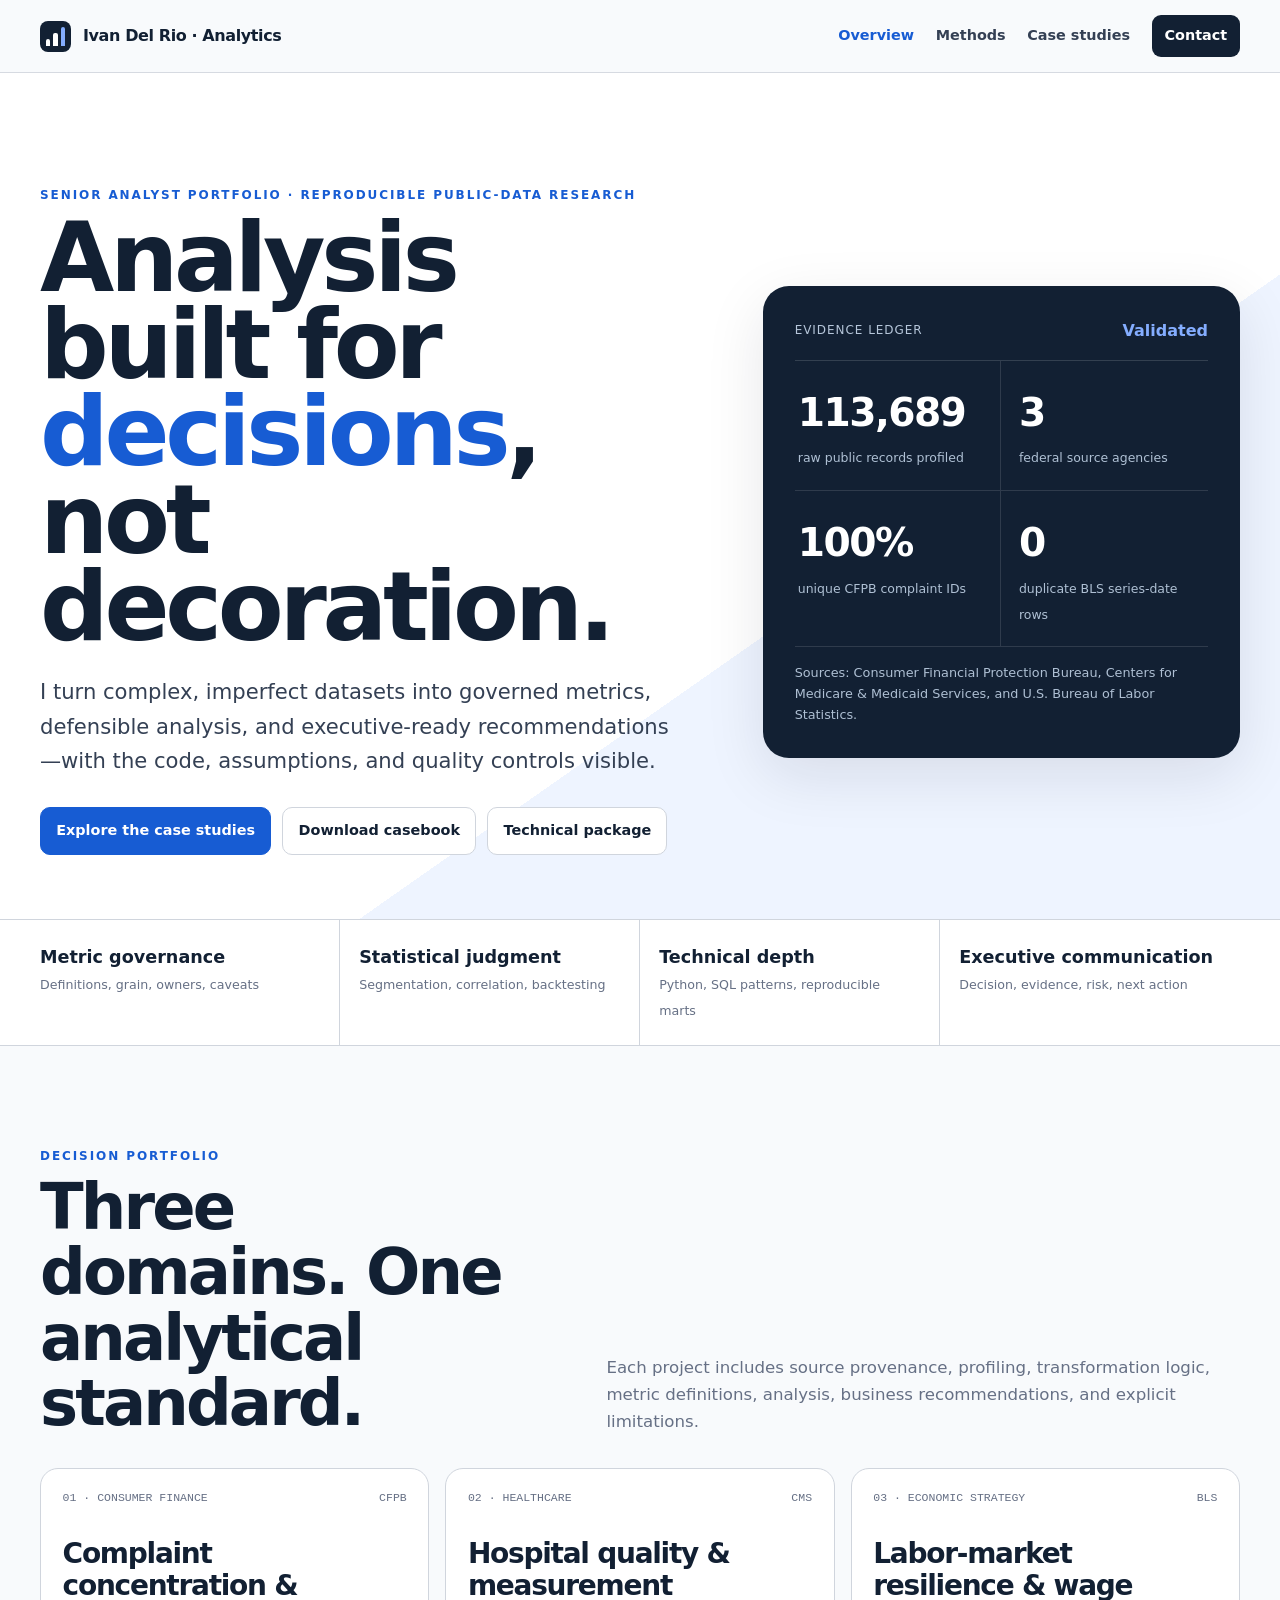
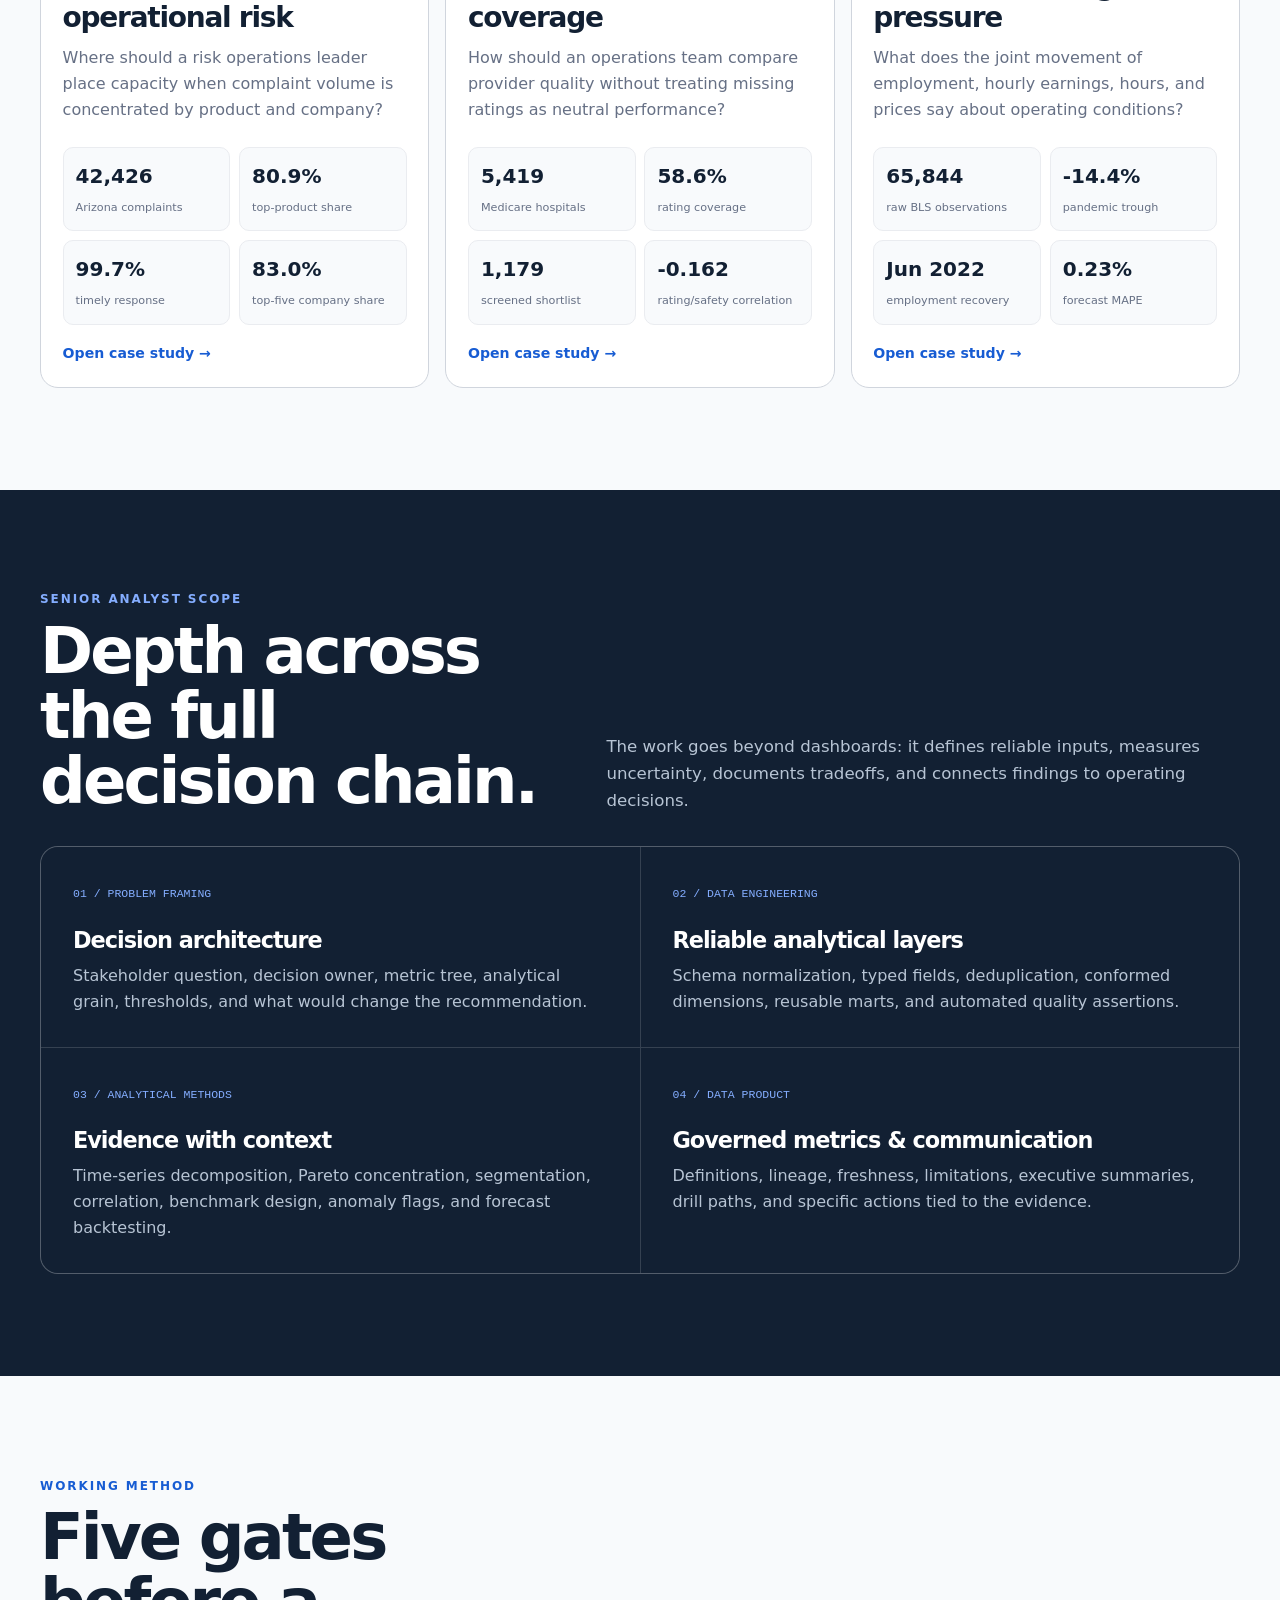
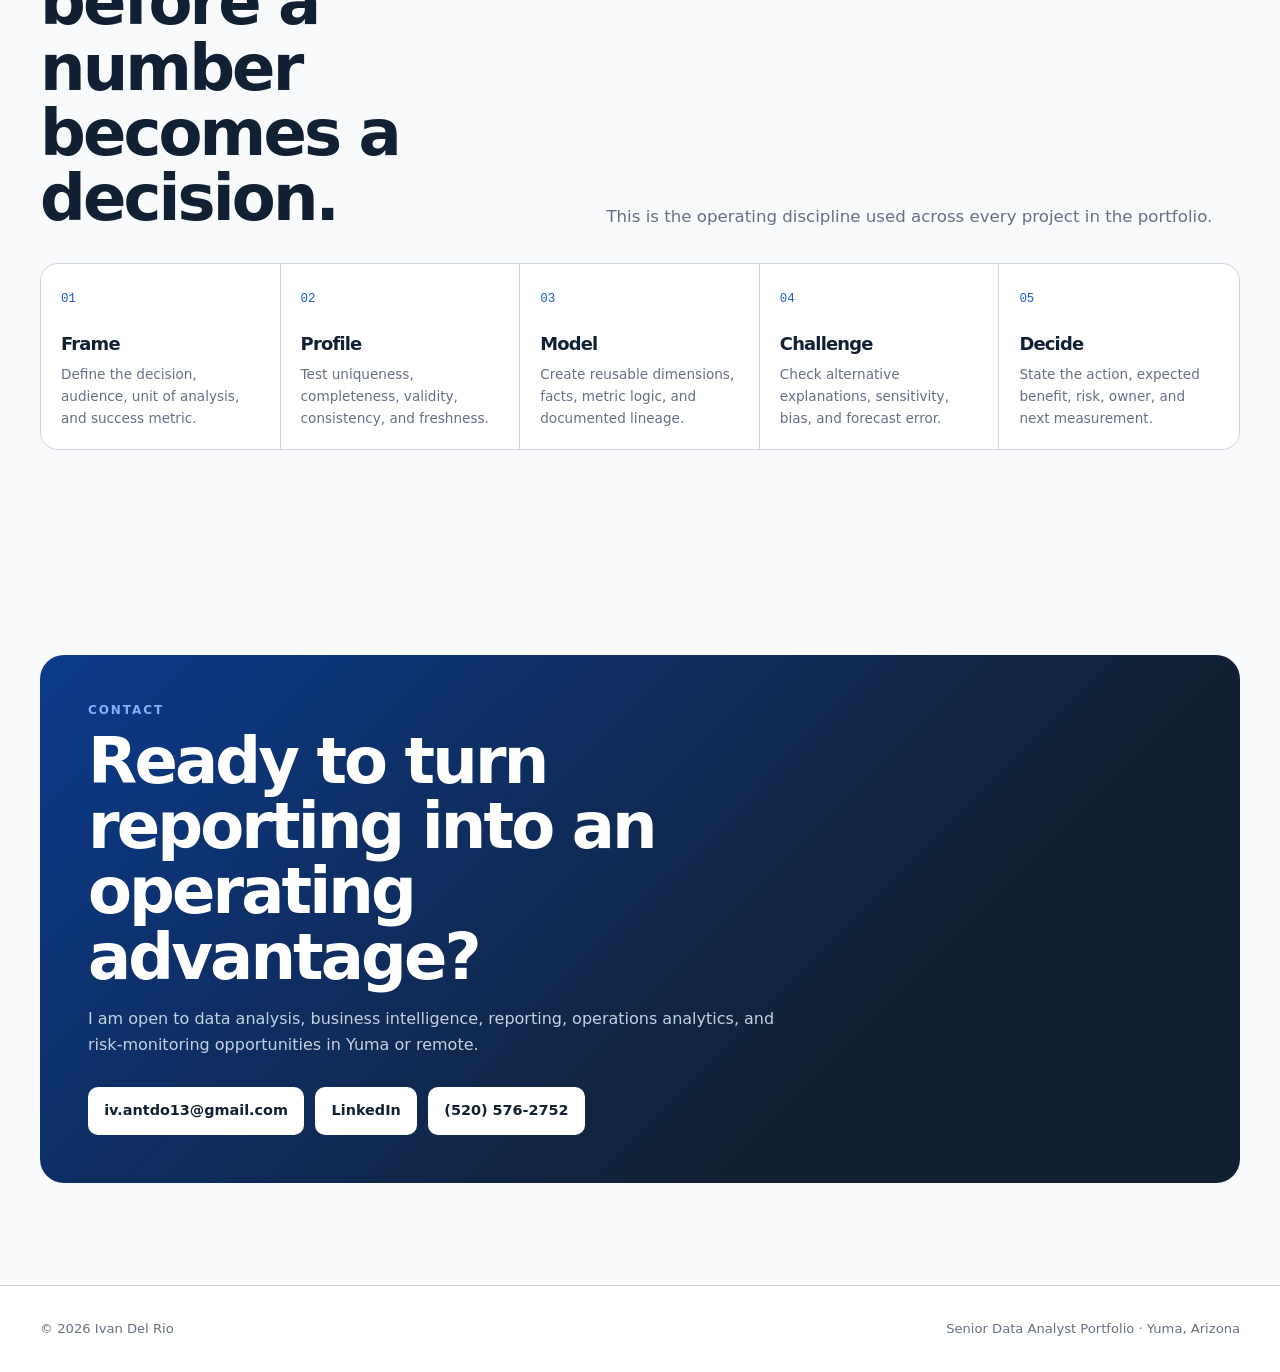
<file: index.html>
<!doctype html>
<html lang="en">
<head>
  <meta charset="utf-8">
  <meta name="viewport" content="width=device-width, initial-scale=1">
  <title>Ivan Del Rio | Senior Data Analyst Portfolio</title>
  <meta name="description" content="Senior-level data analyst portfolio with reproducible case studies built from 113,689 public records from CFPB, CMS, and BLS.">
  <meta name="theme-color" content="#122033">
  <link rel="icon" type="image/svg+xml" href="data:image/svg+xml,%3Csvg xmlns='http://www.w3.org/2000/svg' viewBox='0 0 64 64'%3E%3Crect width='64' height='64' rx='13' fill='%23122033'/%3E%3Cpath d='M14 45V34h8v11zm14 0V23h8v22zm14 0V13h8v32z' fill='%2384adff'/%3E%3C/svg%3E">
  <link rel="stylesheet" href="assets/site.css">
</head>
<body>
  <a class="skip" href="#main">Skip to content</a>
  <header class="site-header">
    <nav class="wrap nav" aria-label="Primary navigation">
      <a class="brand" href="index.html"><span class="brand-mark" aria-hidden="true"><i></i><i></i><i></i></span><span>Ivan Del Rio · Analytics</span></a>
      <div class="nav-links"><a class="active" href="index.html">Overview</a><a href="methodology.html">Methods</a><a href="#case-studies">Case studies</a><a class="nav-cta" href="#contact">Contact</a></div>
    </nav>
  </header>

  <main id="main">
    <section class="hero">
      <div class="wrap hero-grid">
        <div>
          <p class="eyebrow">Senior analyst portfolio · Reproducible public-data research</p>
          <h1>Analysis built for <span style="color:var(--blue)">decisions</span>, not decoration.</h1>
          <p class="lede">I turn complex, imperfect datasets into governed metrics, defensible analysis, and executive-ready recommendations—with the code, assumptions, and quality controls visible.</p>
          <div class="hero-actions">
            <a class="btn btn-primary" href="#case-studies">Explore the case studies</a>
            <a class="btn" href="Ivan_Del_Rio_Senior_Analyst_Casebook.pdf" download>Download casebook</a>
            <a class="btn" href="Ivan_Del_Rio_Senior_Analyst_Technical_Package.zip" download>Technical package</a>
          </div>
        </div>
        <aside class="proof-card" aria-label="Portfolio evidence summary">
          <div class="proof-top"><span>Evidence ledger</span><b>Validated</b></div>
          <div class="proof-kpis">
            <div class="proof-kpi"><strong>113,689</strong><span>raw public records profiled</span></div>
            <div class="proof-kpi"><strong>3</strong><span>federal source agencies</span></div>
            <div class="proof-kpi"><strong>100%</strong><span>unique CFPB complaint IDs</span></div>
            <div class="proof-kpi"><strong>0</strong><span>duplicate BLS series-date rows</span></div>
          </div>
          <p class="proof-foot">Sources: Consumer Financial Protection Bureau, Centers for Medicare & Medicaid Services, and U.S. Bureau of Labor Statistics.</p>
        </aside>
      </div>
    </section>

    <div class="signal-strip">
      <div class="wrap signal-grid">
        <div class="signal"><strong>Metric governance</strong><span>Definitions, grain, owners, caveats</span></div>
        <div class="signal"><strong>Statistical judgment</strong><span>Segmentation, correlation, backtesting</span></div>
        <div class="signal"><strong>Technical depth</strong><span>Python, SQL patterns, reproducible marts</span></div>
        <div class="signal"><strong>Executive communication</strong><span>Decision, evidence, risk, next action</span></div>
      </div>
    </div>

    <section id="case-studies">
      <div class="wrap">
        <div class="section-head">
          <div><p class="eyebrow">Decision portfolio</p><h2>Three domains. One analytical standard.</h2></div>
          <p class="section-intro">Each project includes source provenance, profiling, transformation logic, metric definitions, analysis, business recommendations, and explicit limitations.</p>
        </div>
        <div class="case-grid">
          <a class="case-card" href="case-studies/consumer-risk.html">
            <div class="case-meta"><span>01 · Consumer finance</span><span>CFPB</span></div>
            <h3>Complaint concentration & operational risk</h3>
            <p>Where should a risk operations leader place capacity when complaint volume is concentrated by product and company?</p>
            <div class="case-metrics"><div class="case-metric"><strong>42,426</strong><span>Arizona complaints</span></div><div class="case-metric"><strong>80.9%</strong><span>top-product share</span></div><div class="case-metric"><strong>99.7%</strong><span>timely response</span></div><div class="case-metric"><strong>83.0%</strong><span>top-five company share</span></div></div>
            <span class="case-arrow">Open case study →</span>
          </a>
          <a class="case-card" href="case-studies/healthcare-quality.html">
            <div class="case-meta"><span>02 · Healthcare</span><span>CMS</span></div>
            <h3>Hospital quality & measurement coverage</h3>
            <p>How should an operations team compare provider quality without treating missing ratings as neutral performance?</p>
            <div class="case-metrics"><div class="case-metric"><strong>5,419</strong><span>Medicare hospitals</span></div><div class="case-metric"><strong>58.6%</strong><span>rating coverage</span></div><div class="case-metric"><strong>1,179</strong><span>screened shortlist</span></div><div class="case-metric"><strong>-0.162</strong><span>rating/safety correlation</span></div></div>
            <span class="case-arrow">Open case study →</span>
          </a>
          <a class="case-card" href="case-studies/labor-market.html">
            <div class="case-meta"><span>03 · Economic strategy</span><span>BLS</span></div>
            <h3>Labor-market resilience & wage pressure</h3>
            <p>What does the joint movement of employment, hourly earnings, hours, and prices say about operating conditions?</p>
            <div class="case-metrics"><div class="case-metric"><strong>65,844</strong><span>raw BLS observations</span></div><div class="case-metric"><strong>-14.4%</strong><span>pandemic trough</span></div><div class="case-metric"><strong>Jun 2022</strong><span>employment recovery</span></div><div class="case-metric"><strong>0.23%</strong><span>forecast MAPE</span></div></div>
            <span class="case-arrow">Open case study →</span>
          </a>
        </div>
      </div>
    </section>

    <section class="capabilities" id="capabilities">
      <div class="wrap">
        <div class="section-head"><div><p class="eyebrow">Senior analyst scope</p><h2>Depth across the full decision chain.</h2></div><p class="section-intro">The work goes beyond dashboards: it defines reliable inputs, measures uncertainty, documents tradeoffs, and connects findings to operating decisions.</p></div>
        <div class="cap-grid">
          <article class="cap"><small>01 / PROBLEM FRAMING</small><h3>Decision architecture</h3><p>Stakeholder question, decision owner, metric tree, analytical grain, thresholds, and what would change the recommendation.</p></article>
          <article class="cap"><small>02 / DATA ENGINEERING</small><h3>Reliable analytical layers</h3><p>Schema normalization, typed fields, deduplication, conformed dimensions, reusable marts, and automated quality assertions.</p></article>
          <article class="cap"><small>03 / ANALYTICAL METHODS</small><h3>Evidence with context</h3><p>Time-series decomposition, Pareto concentration, segmentation, correlation, benchmark design, anomaly flags, and forecast backtesting.</p></article>
          <article class="cap"><small>04 / DATA PRODUCT</small><h3>Governed metrics & communication</h3><p>Definitions, lineage, freshness, limitations, executive summaries, drill paths, and specific actions tied to the evidence.</p></article>
        </div>
      </div>
    </section>

    <section>
      <div class="wrap">
        <div class="section-head"><div><p class="eyebrow">Working method</p><h2>Five gates before a number becomes a decision.</h2></div><p class="section-intro">This is the operating discipline used across every project in the portfolio.</p></div>
        <div class="process-grid">
          <div class="step"><b>01</b><h3>Frame</h3><p>Define the decision, audience, unit of analysis, and success metric.</p></div>
          <div class="step"><b>02</b><h3>Profile</h3><p>Test uniqueness, completeness, validity, consistency, and freshness.</p></div>
          <div class="step"><b>03</b><h3>Model</h3><p>Create reusable dimensions, facts, metric logic, and documented lineage.</p></div>
          <div class="step"><b>04</b><h3>Challenge</h3><p>Check alternative explanations, sensitivity, bias, and forecast error.</p></div>
          <div class="step"><b>05</b><h3>Decide</h3><p>State the action, expected benefit, risk, owner, and next measurement.</p></div>
        </div>
      </div>
    </section>

    <section id="contact">
      <div class="wrap cta">
        <p class="eyebrow" style="color:#84adff">Contact</p><h2>Ready to turn reporting into an operating advantage?</h2>
        <p>I am open to data analysis, business intelligence, reporting, operations analytics, and risk-monitoring opportunities in Yuma or remote.</p>
        <div class="inline-actions"><a class="btn" href="mailto:iv.antdo13@gmail.com">iv.antdo13@gmail.com</a><a class="btn" href="https://www.linkedin.com/in/ivan-del-rio-110a08267/" target="_blank" rel="noreferrer">LinkedIn</a><a class="btn" href="tel:+15205762752">(520) 576-2752</a></div>
      </div>
    </section>
  </main>

  <footer><div class="wrap footer-grid"><span>© <span data-year></span> Ivan Del Rio</span><span>Senior Data Analyst Portfolio · Yuma, Arizona</span></div></footer>
  <script src="assets/site.js"></script>
</body>
</html>
</file>
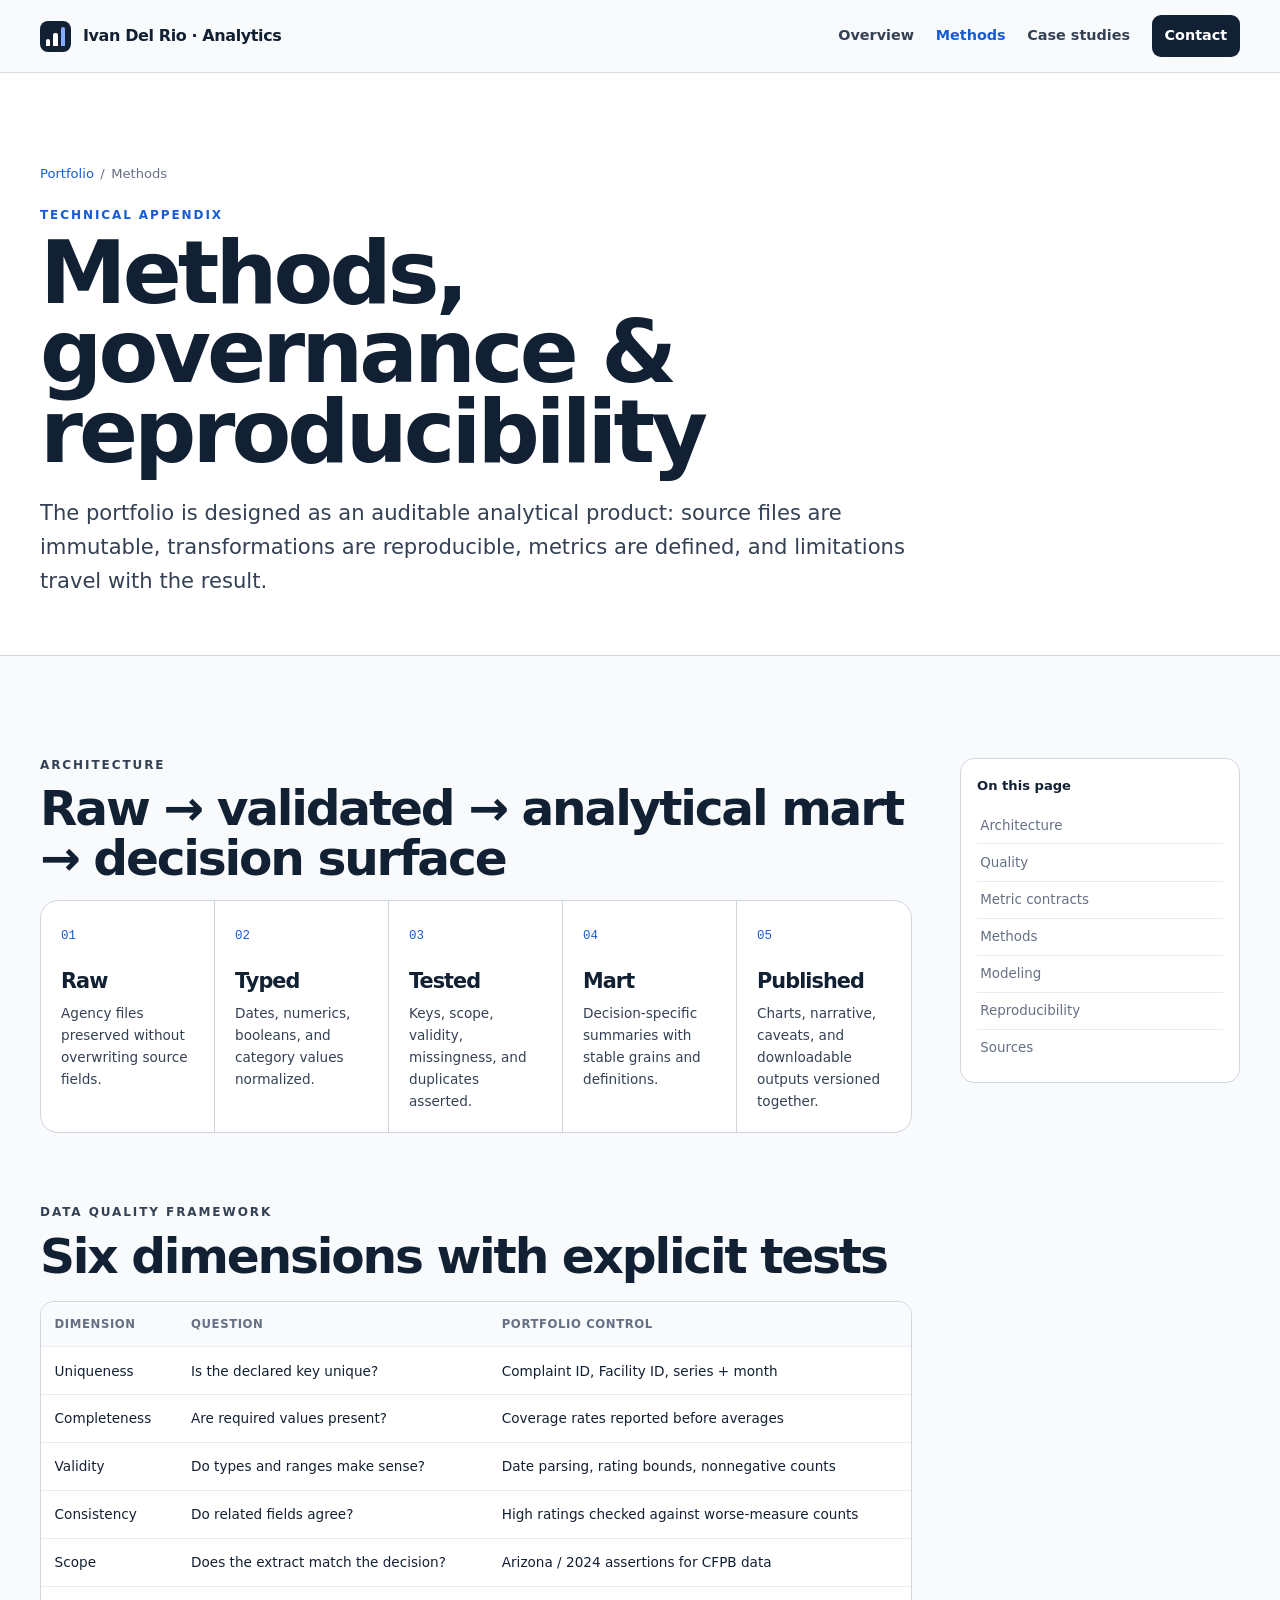
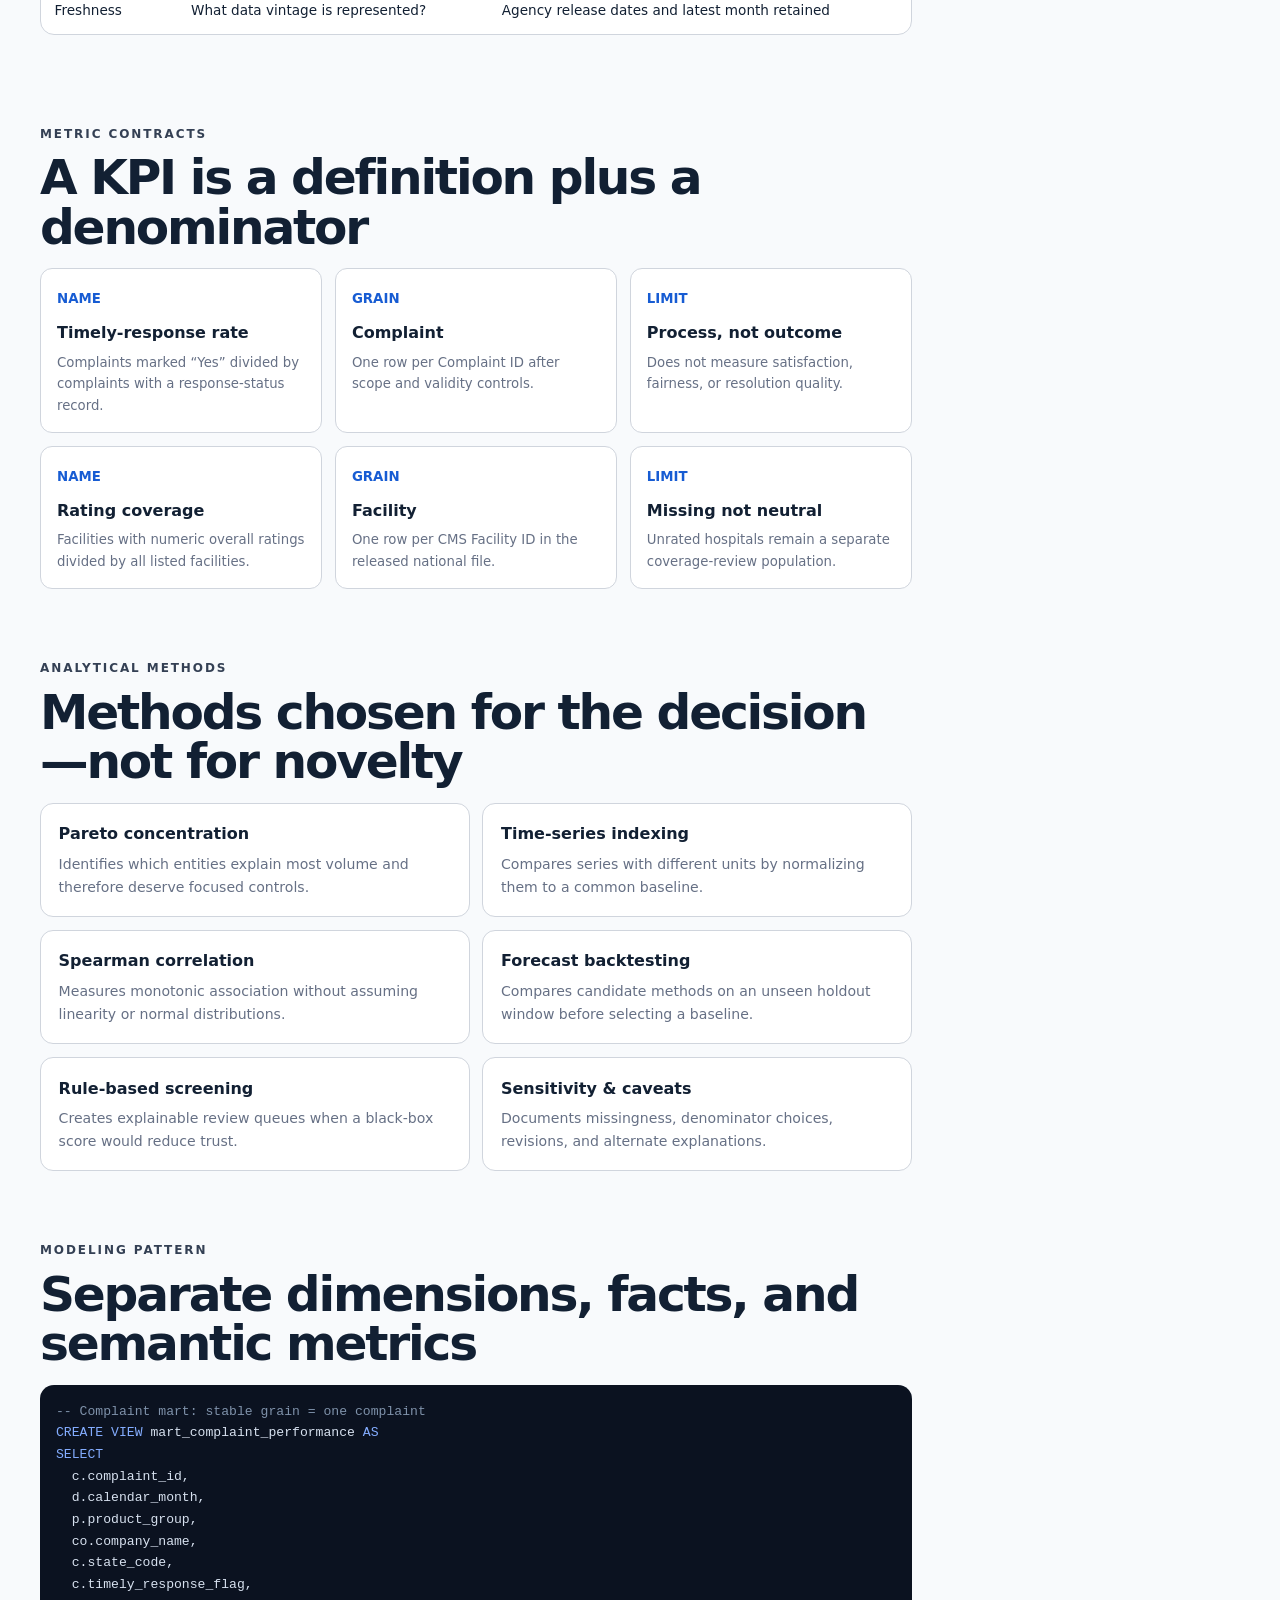
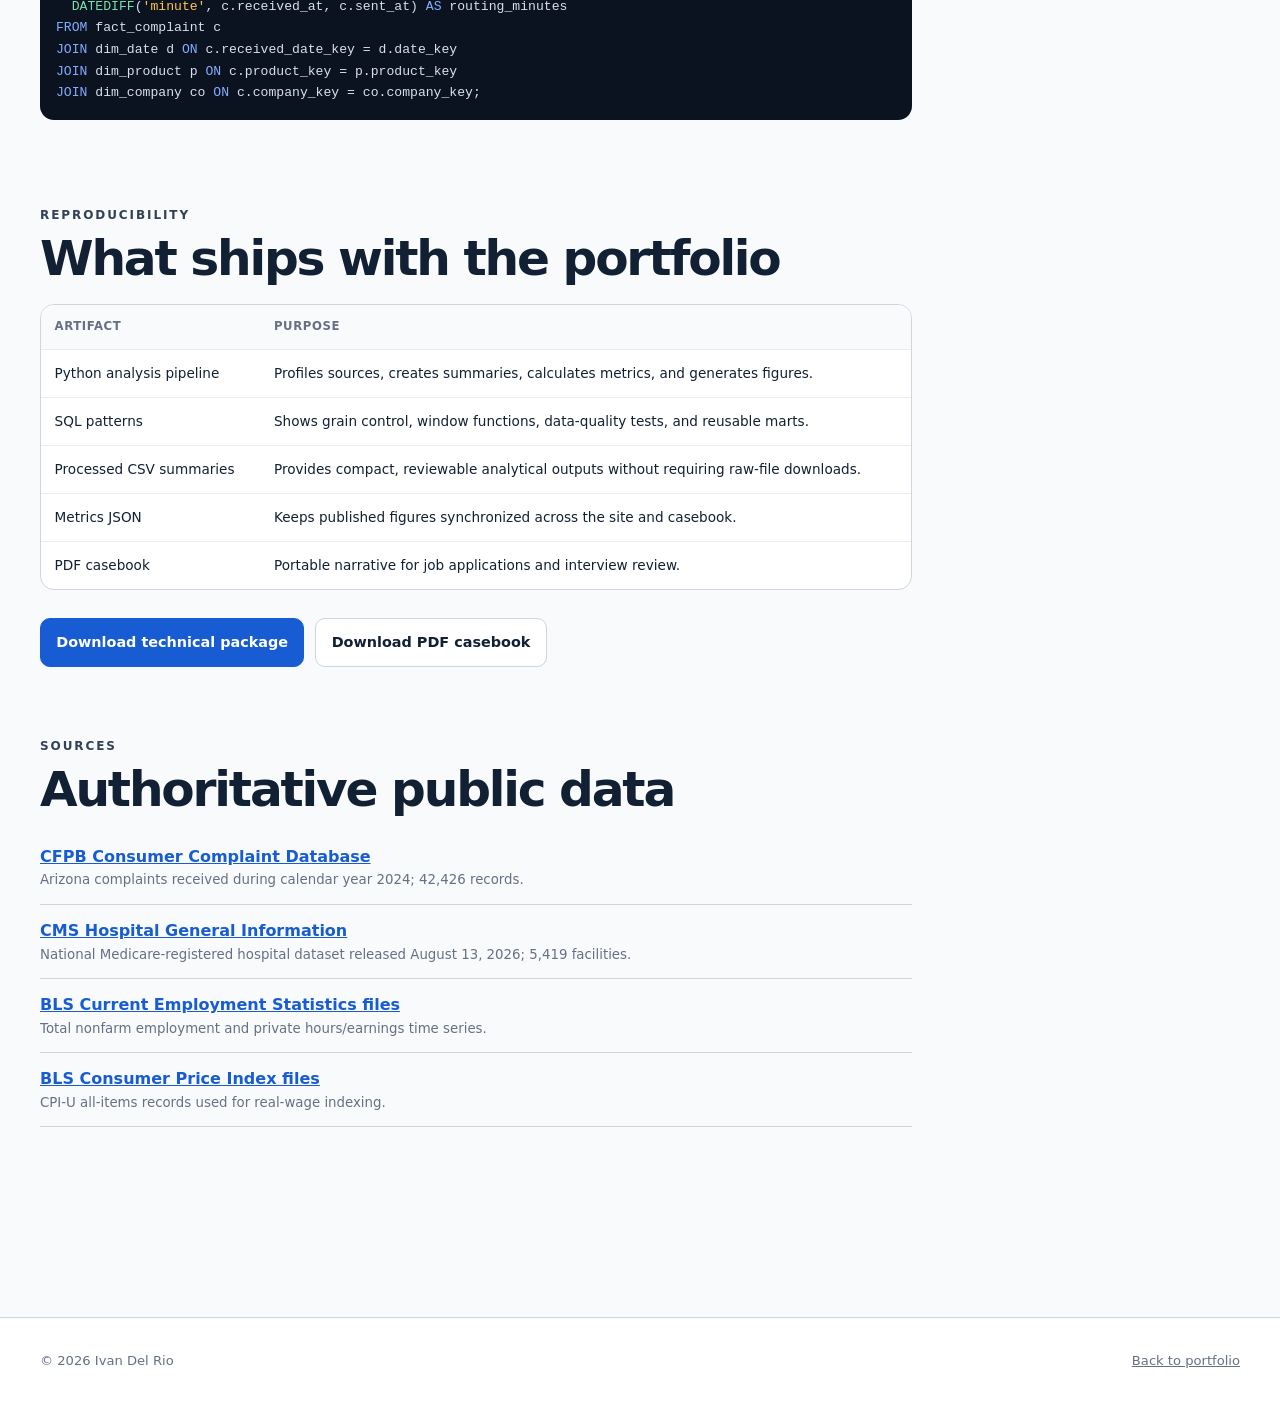
<file: methodology.html>
<!doctype html>
<html lang="en">
<head><meta charset="utf-8"><meta name="viewport" content="width=device-width, initial-scale=1"><title>Methods & Governance | Ivan Del Rio</title><meta name="description" content="Data quality, modeling, metric governance, statistical analysis, and reproducibility standards behind the senior analyst portfolio."><link rel="stylesheet" href="assets/site.css"></head>
<body>
  <a class="skip" href="#main">Skip to content</a><header class="site-header"><nav class="wrap nav" aria-label="Primary navigation"><a class="brand" href="index.html"><span class="brand-mark" aria-hidden="true"><i></i><i></i><i></i></span><span>Ivan Del Rio · Analytics</span></a><div class="nav-links"><a href="index.html">Overview</a><a class="active" href="methodology.html">Methods</a><a href="index.html#case-studies">Case studies</a><a class="nav-cta" href="mailto:iv.antdo13@gmail.com">Contact</a></div></nav></header>
  <main id="main"><section class="page-hero"><div class="wrap"><div class="breadcrumb"><a href="index.html">Portfolio</a><span>/</span><span>Methods</span></div><p class="eyebrow">Technical appendix</p><h1>Methods, governance & reproducibility</h1><p class="lede">The portfolio is designed as an auditable analytical product: source files are immutable, transformations are reproducible, metrics are defined, and limitations travel with the result.</p></div></section>
    <section><div class="wrap case-shell"><article class="case-content">
      <section id="architecture"><p class="eyebrow">Architecture</p><h2>Raw → validated → analytical mart → decision surface</h2><div class="process-grid"><div class="step"><b>01</b><h3>Raw</h3><p>Agency files preserved without overwriting source fields.</p></div><div class="step"><b>02</b><h3>Typed</h3><p>Dates, numerics, booleans, and category values normalized.</p></div><div class="step"><b>03</b><h3>Tested</h3><p>Keys, scope, validity, missingness, and duplicates asserted.</p></div><div class="step"><b>04</b><h3>Mart</h3><p>Decision-specific summaries with stable grains and definitions.</p></div><div class="step"><b>05</b><h3>Published</h3><p>Charts, narrative, caveats, and downloadable outputs versioned together.</p></div></div></section>

      <section id="quality"><p class="eyebrow">Data quality framework</p><h2>Six dimensions with explicit tests</h2><div class="table-wrap"><table><thead><tr><th>Dimension</th><th>Question</th><th>Portfolio control</th></tr></thead><tbody><tr><td>Uniqueness</td><td>Is the declared key unique?</td><td>Complaint ID, Facility ID, series + month</td></tr><tr><td>Completeness</td><td>Are required values present?</td><td>Coverage rates reported before averages</td></tr><tr><td>Validity</td><td>Do types and ranges make sense?</td><td>Date parsing, rating bounds, nonnegative counts</td></tr><tr><td>Consistency</td><td>Do related fields agree?</td><td>High ratings checked against worse-measure counts</td></tr><tr><td>Scope</td><td>Does the extract match the decision?</td><td>Arizona / 2024 assertions for CFPB data</td></tr><tr><td>Freshness</td><td>What data vintage is represented?</td><td>Agency release dates and latest month retained</td></tr></tbody></table></div></section>

      <section id="metrics"><p class="eyebrow">Metric contracts</p><h2>A KPI is a definition plus a denominator</h2><div class="metric-tree"><div class="metric-node"><small>NAME</small><b>Timely-response rate</b><p>Complaints marked “Yes” divided by complaints with a response-status record.</p></div><div class="metric-node"><small>GRAIN</small><b>Complaint</b><p>One row per Complaint ID after scope and validity controls.</p></div><div class="metric-node"><small>LIMIT</small><b>Process, not outcome</b><p>Does not measure satisfaction, fairness, or resolution quality.</p></div><div class="metric-node"><small>NAME</small><b>Rating coverage</b><p>Facilities with numeric overall ratings divided by all listed facilities.</p></div><div class="metric-node"><small>GRAIN</small><b>Facility</b><p>One row per CMS Facility ID in the released national file.</p></div><div class="metric-node"><small>LIMIT</small><b>Missing not neutral</b><p>Unrated hospitals remain a separate coverage-review population.</p></div></div></section>

      <section id="methods"><p class="eyebrow">Analytical methods</p><h2>Methods chosen for the decision—not for novelty</h2><div class="finding-grid"><div class="finding"><b>Pareto concentration</b><p>Identifies which entities explain most volume and therefore deserve focused controls.</p></div><div class="finding"><b>Time-series indexing</b><p>Compares series with different units by normalizing them to a common baseline.</p></div><div class="finding"><b>Spearman correlation</b><p>Measures monotonic association without assuming linearity or normal distributions.</p></div><div class="finding"><b>Forecast backtesting</b><p>Compares candidate methods on an unseen holdout window before selecting a baseline.</p></div><div class="finding"><b>Rule-based screening</b><p>Creates explainable review queues when a black-box score would reduce trust.</p></div><div class="finding"><b>Sensitivity & caveats</b><p>Documents missingness, denominator choices, revisions, and alternate explanations.</p></div></div></section>

      <section id="sql"><p class="eyebrow">Modeling pattern</p><h2>Separate dimensions, facts, and semantic metrics</h2><pre class="code"><code><span class="cm">-- Complaint mart: stable grain = one complaint</span>
<span class="kw">CREATE VIEW</span> mart_complaint_performance <span class="kw">AS</span>
<span class="kw">SELECT</span>
  c.complaint_id,
  d.calendar_month,
  p.product_group,
  co.company_name,
  c.state_code,
  c.timely_response_flag,
  <span class="fn">DATEDIFF</span>(<span class="str">'minute'</span>, c.received_at, c.sent_at) <span class="kw">AS</span> routing_minutes
<span class="kw">FROM</span> fact_complaint c
<span class="kw">JOIN</span> dim_date d <span class="kw">ON</span> c.received_date_key = d.date_key
<span class="kw">JOIN</span> dim_product p <span class="kw">ON</span> c.product_key = p.product_key
<span class="kw">JOIN</span> dim_company co <span class="kw">ON</span> c.company_key = co.company_key;</code></pre></section>

      <section id="repro"><p class="eyebrow">Reproducibility</p><h2>What ships with the portfolio</h2><div class="table-wrap"><table><thead><tr><th>Artifact</th><th>Purpose</th></tr></thead><tbody><tr><td>Python analysis pipeline</td><td>Profiles sources, creates summaries, calculates metrics, and generates figures.</td></tr><tr><td>SQL patterns</td><td>Shows grain control, window functions, data-quality tests, and reusable marts.</td></tr><tr><td>Processed CSV summaries</td><td>Provides compact, reviewable analytical outputs without requiring raw-file downloads.</td></tr><tr><td>Metrics JSON</td><td>Keeps published figures synchronized across the site and casebook.</td></tr><tr><td>PDF casebook</td><td>Portable narrative for job applications and interview review.</td></tr></tbody></table></div><div class="inline-actions"><a class="btn btn-primary" href="Ivan_Del_Rio_Senior_Analyst_Technical_Package.zip" download>Download technical package</a><a class="btn" href="Ivan_Del_Rio_Senior_Analyst_Casebook.pdf" download>Download PDF casebook</a></div></section>

      <section id="sources"><p class="eyebrow">Sources</p><h2>Authoritative public data</h2><ul class="source-list"><li><a href="https://www.consumerfinance.gov/data-research/consumer-complaints/" target="_blank" rel="noreferrer">CFPB Consumer Complaint Database</a><small>Arizona complaints received during calendar year 2024; 42,426 records.</small></li><li><a href="https://data.cms.gov/provider-data/dataset/xubh-q36u" target="_blank" rel="noreferrer">CMS Hospital General Information</a><small>National Medicare-registered hospital dataset released August 13, 2026; 5,419 facilities.</small></li><li><a href="https://download.bls.gov/pub/time.series/CE/" target="_blank" rel="noreferrer">BLS Current Employment Statistics files</a><small>Total nonfarm employment and private hours/earnings time series.</small></li><li><a href="https://download.bls.gov/pub/time.series/CU/" target="_blank" rel="noreferrer">BLS Consumer Price Index files</a><small>CPI-U all-items records used for real-wage indexing.</small></li></ul></section>
    </article><aside class="side-nav"><strong>On this page</strong><a href="#architecture">Architecture</a><a href="#quality">Quality</a><a href="#metrics">Metric contracts</a><a href="#methods">Methods</a><a href="#sql">Modeling</a><a href="#repro">Reproducibility</a><a href="#sources">Sources</a></aside></div></section>
  </main><footer><div class="wrap footer-grid"><span>© <span data-year></span> Ivan Del Rio</span><a href="index.html">Back to portfolio</a></div></footer><script src="assets/site.js"></script>
</body></html>
</file>
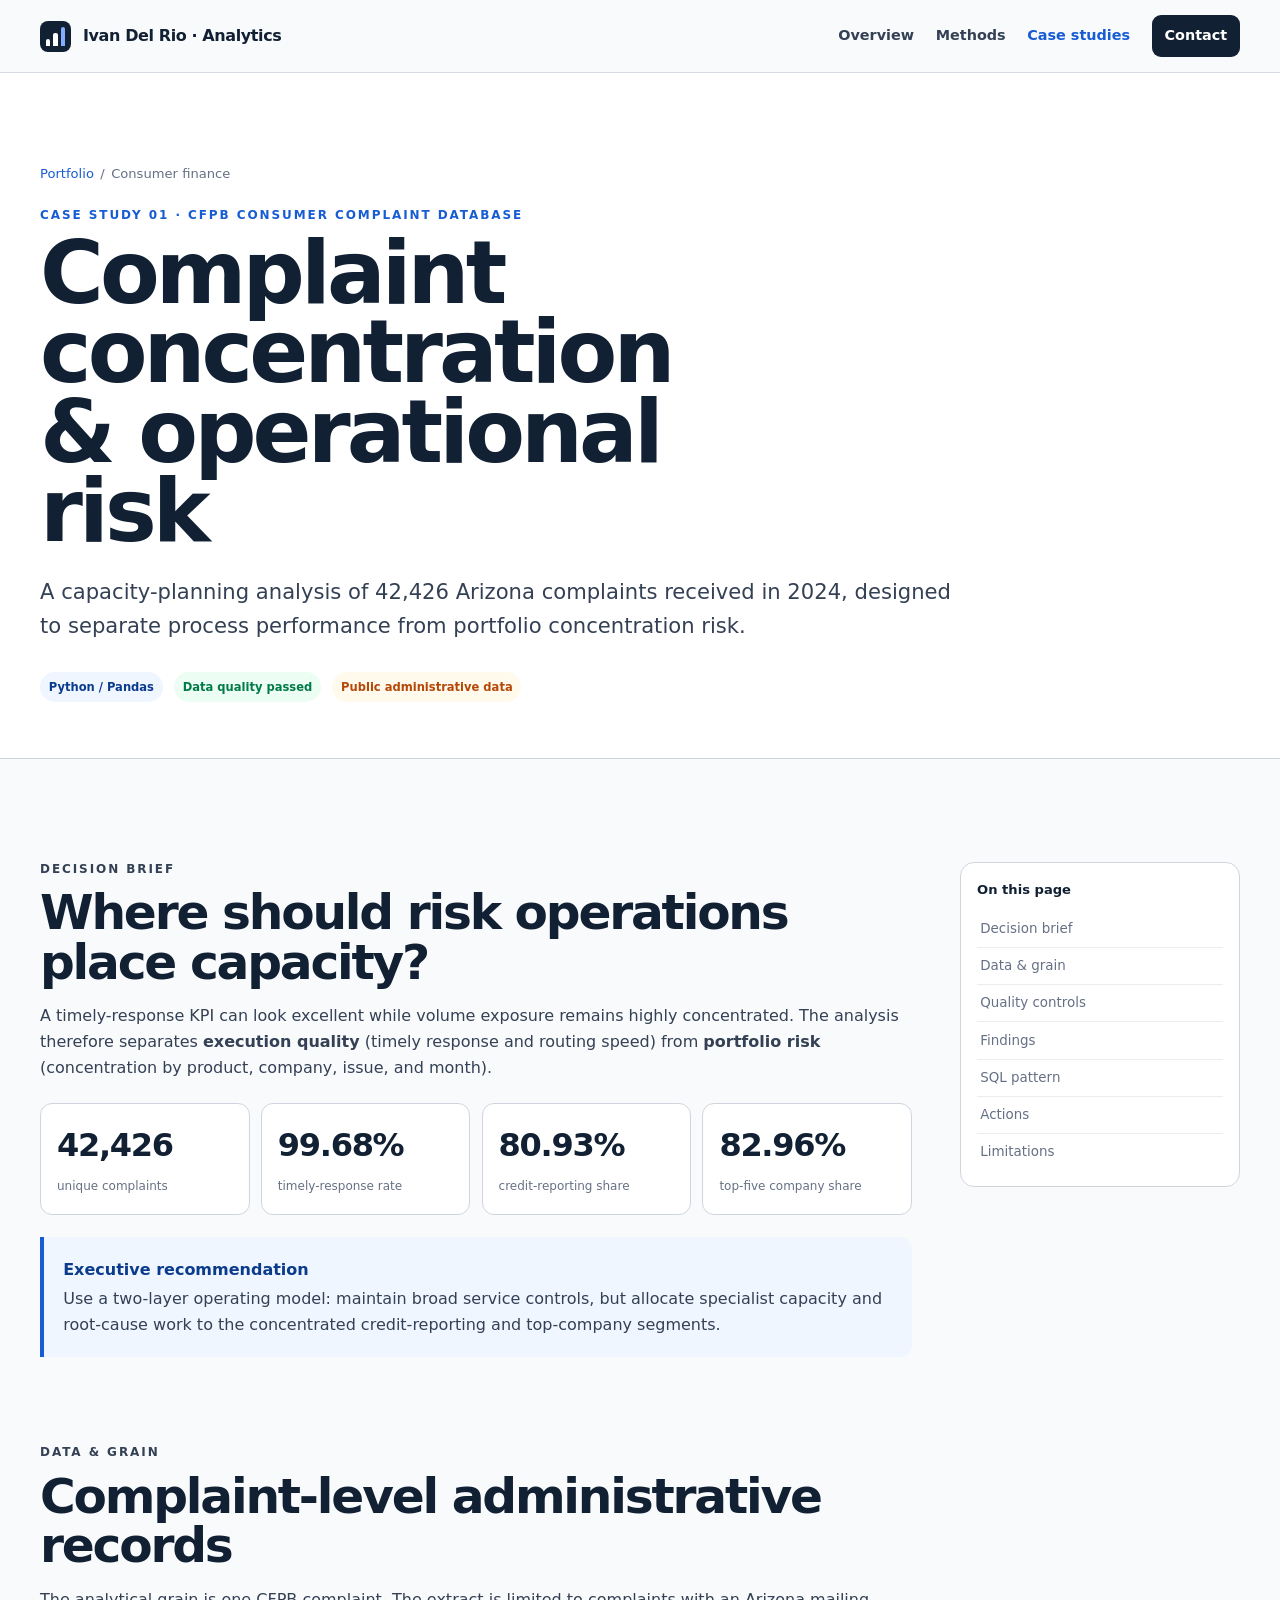
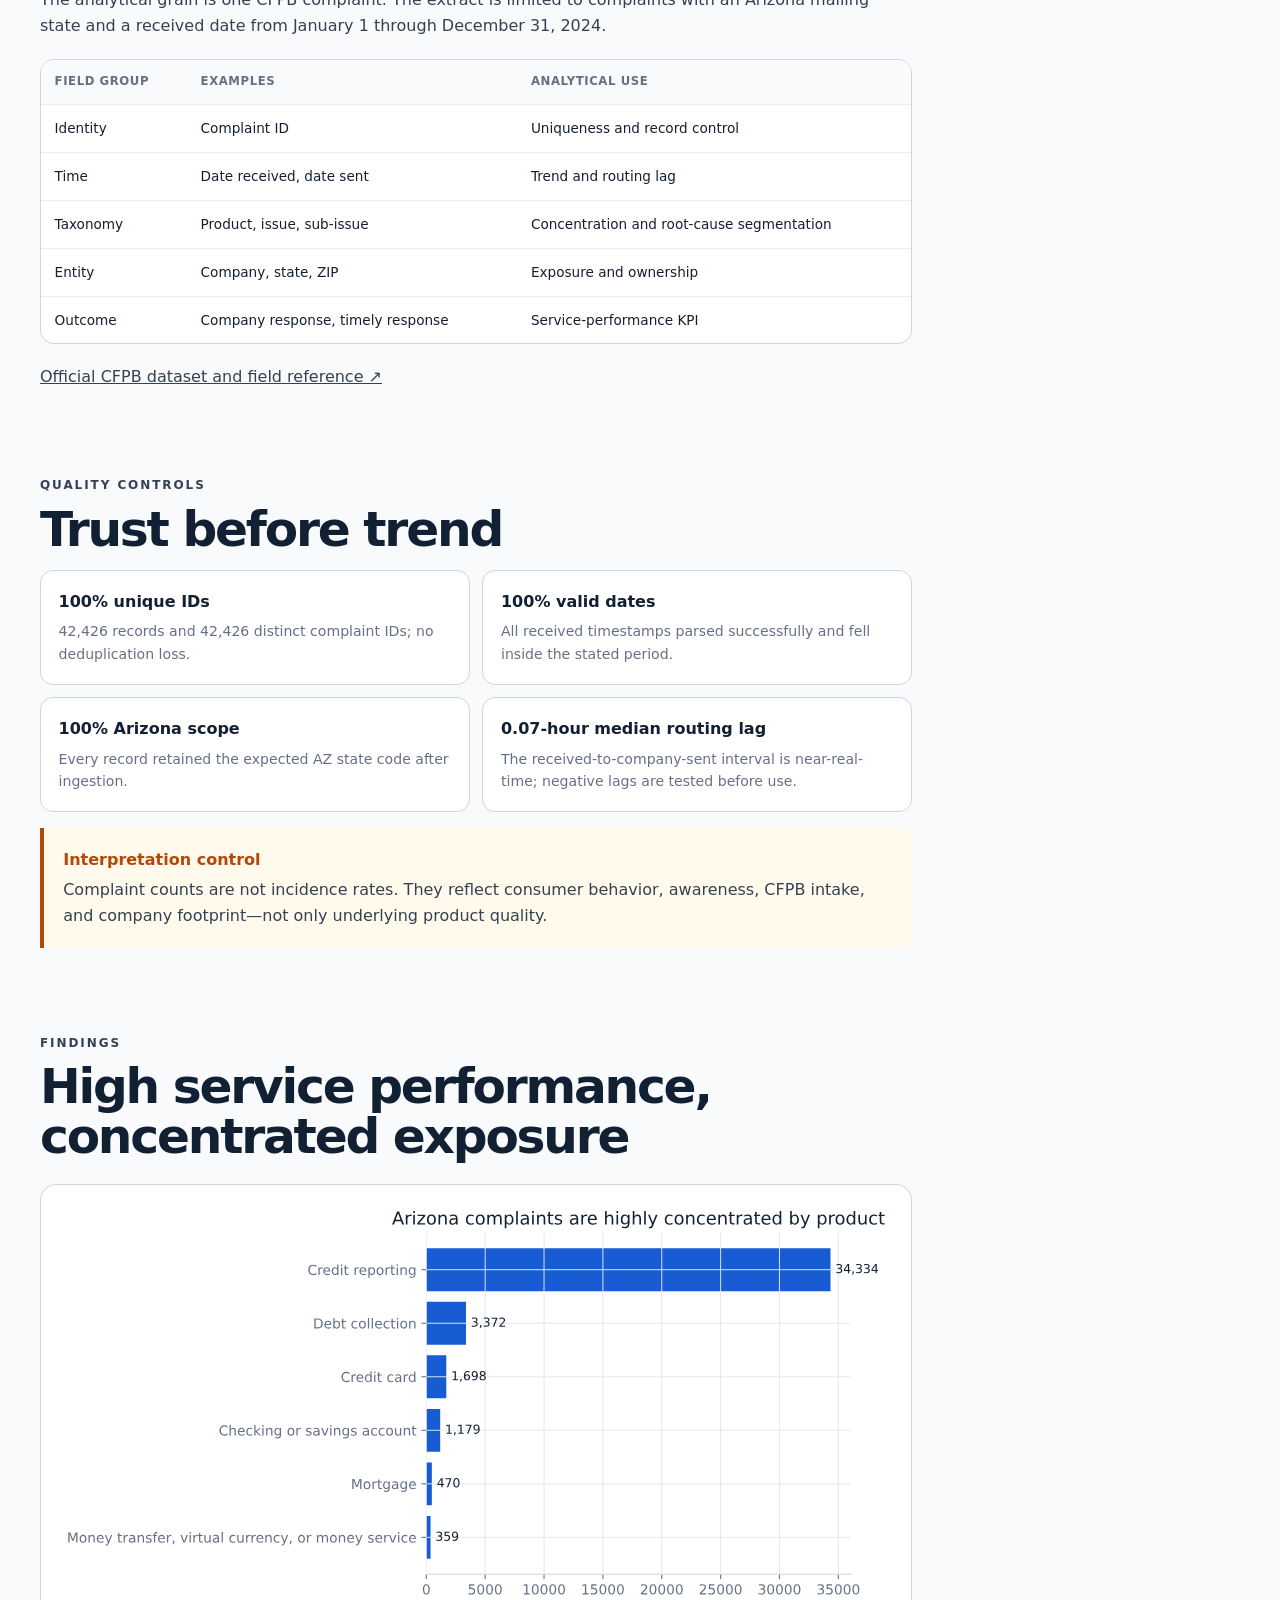
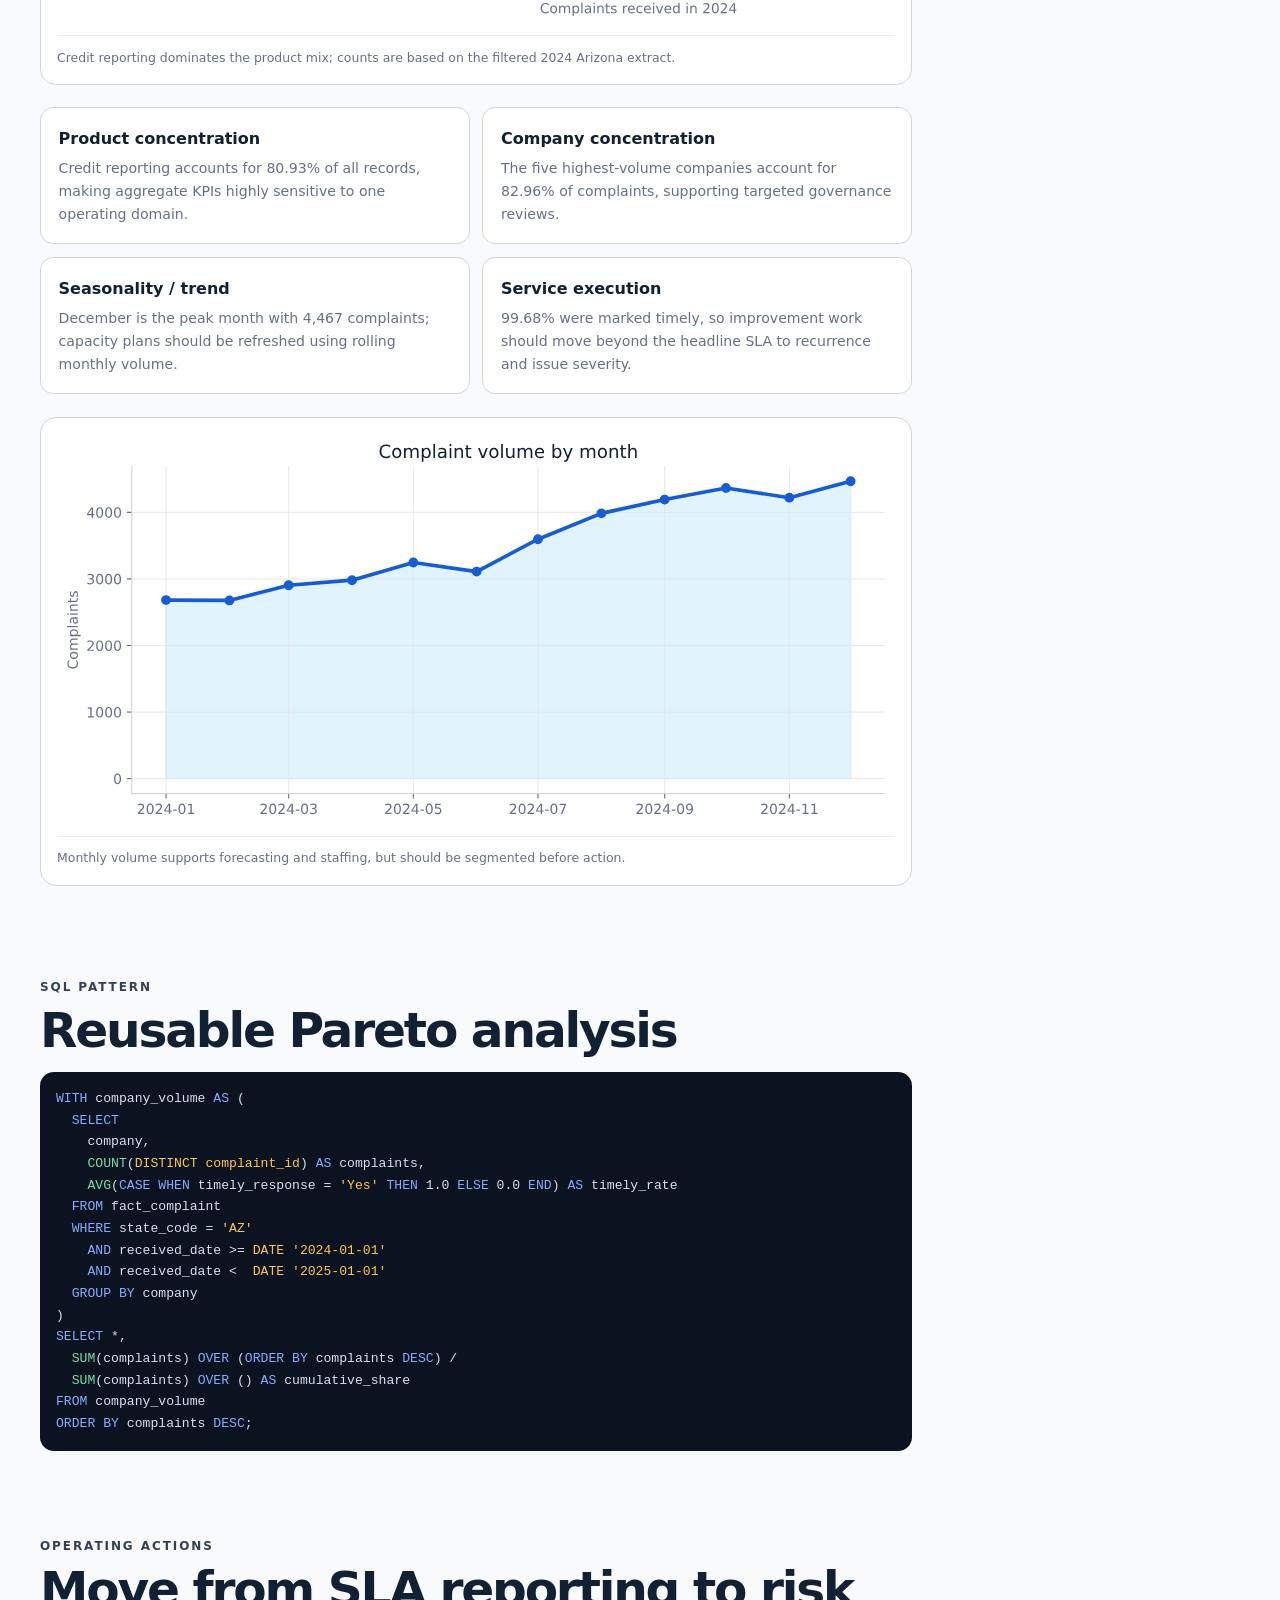
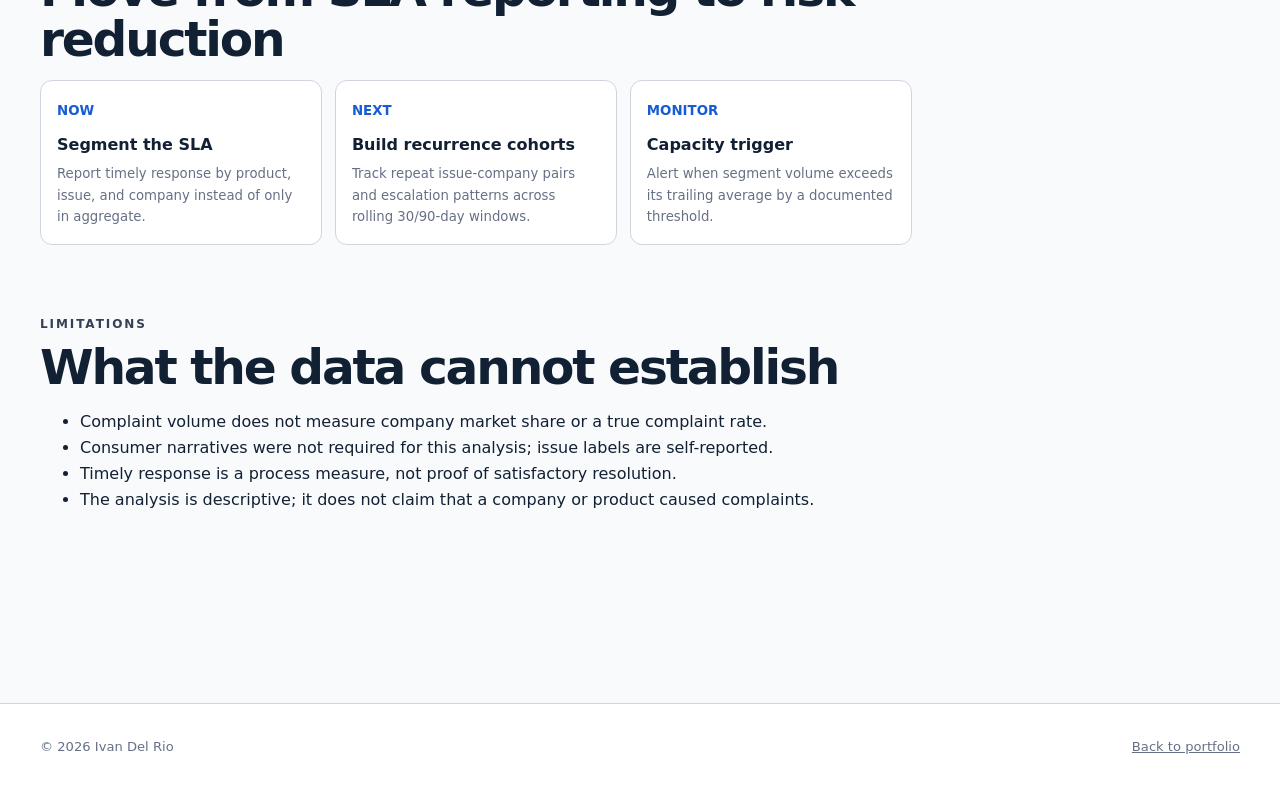
<file: case-studies/consumer-risk.html>
<!doctype html>
<html lang="en">
<head>
  <meta charset="utf-8"><meta name="viewport" content="width=device-width, initial-scale=1">
  <title>Consumer Complaint Risk | Ivan Del Rio</title>
  <meta name="description" content="Senior analyst case study of 42,426 Arizona consumer complaints from the CFPB.">
  <link rel="stylesheet" href="../assets/site.css">
</head>
<body>
  <a class="skip" href="#main">Skip to content</a>
  <header class="site-header"><nav class="wrap nav" aria-label="Primary navigation"><a class="brand" href="../index.html"><span class="brand-mark" aria-hidden="true"><i></i><i></i><i></i></span><span>Ivan Del Rio · Analytics</span></a><div class="nav-links"><a href="../index.html">Overview</a><a href="../methodology.html">Methods</a><a class="active" href="../index.html#case-studies">Case studies</a><a class="nav-cta" href="mailto:iv.antdo13@gmail.com">Contact</a></div></nav></header>
  <main id="main">
    <section class="page-hero"><div class="wrap"><div class="breadcrumb"><a href="../index.html">Portfolio</a><span>/</span><span>Consumer finance</span></div><p class="eyebrow">Case study 01 · CFPB Consumer Complaint Database</p><h1>Complaint concentration & operational risk</h1><p class="lede">A capacity-planning analysis of 42,426 Arizona complaints received in 2024, designed to separate process performance from portfolio concentration risk.</p><div class="inline-actions"><span class="status blue">Python / Pandas</span><span class="status green">Data quality passed</span><span class="status amber">Public administrative data</span></div></div></section>
    <section><div class="wrap case-shell">
      <article class="case-content">
        <section id="brief"><p class="eyebrow">Decision brief</p><h2>Where should risk operations place capacity?</h2><p>A timely-response KPI can look excellent while volume exposure remains highly concentrated. The analysis therefore separates <b>execution quality</b> (timely response and routing speed) from <b>portfolio risk</b> (concentration by product, company, issue, and month).</p><div class="kpi-grid"><div class="kpi"><strong>42,426</strong><span>unique complaints</span></div><div class="kpi"><strong>99.68%</strong><span>timely-response rate</span></div><div class="kpi"><strong>80.93%</strong><span>credit-reporting share</span></div><div class="kpi"><strong>82.96%</strong><span>top-five company share</span></div></div><div class="decision"><strong>Executive recommendation</strong><p>Use a two-layer operating model: maintain broad service controls, but allocate specialist capacity and root-cause work to the concentrated credit-reporting and top-company segments.</p></div></section>

        <section id="data"><p class="eyebrow">Data & grain</p><h2>Complaint-level administrative records</h2><p>The analytical grain is one CFPB complaint. The extract is limited to complaints with an Arizona mailing state and a received date from January 1 through December 31, 2024.</p><div class="table-wrap"><table><thead><tr><th>Field group</th><th>Examples</th><th>Analytical use</th></tr></thead><tbody><tr><td>Identity</td><td>Complaint ID</td><td>Uniqueness and record control</td></tr><tr><td>Time</td><td>Date received, date sent</td><td>Trend and routing lag</td></tr><tr><td>Taxonomy</td><td>Product, issue, sub-issue</td><td>Concentration and root-cause segmentation</td></tr><tr><td>Entity</td><td>Company, state, ZIP</td><td>Exposure and ownership</td></tr><tr><td>Outcome</td><td>Company response, timely response</td><td>Service-performance KPI</td></tr></tbody></table></div><p><a href="https://www.consumerfinance.gov/data-research/consumer-complaints/" target="_blank" rel="noreferrer">Official CFPB dataset and field reference ↗</a></p></section>

        <section id="quality"><p class="eyebrow">Quality controls</p><h2>Trust before trend</h2><div class="finding-grid"><div class="finding"><b>100% unique IDs</b><p>42,426 records and 42,426 distinct complaint IDs; no deduplication loss.</p></div><div class="finding"><b>100% valid dates</b><p>All received timestamps parsed successfully and fell inside the stated period.</p></div><div class="finding"><b>100% Arizona scope</b><p>Every record retained the expected AZ state code after ingestion.</p></div><div class="finding"><b>0.07-hour median routing lag</b><p>The received-to-company-sent interval is near-real-time; negative lags are tested before use.</p></div></div><div class="warning decision"><strong>Interpretation control</strong><p>Complaint counts are not incidence rates. They reflect consumer behavior, awareness, CFPB intake, and company footprint—not only underlying product quality.</p></div></section>

        <section id="findings"><p class="eyebrow">Findings</p><h2>High service performance, concentrated exposure</h2><figure class="chart"><img src="../assets/cfpb_product_mix.svg" alt="Horizontal bar chart showing Arizona complaint counts by product"><figcaption>Credit reporting dominates the product mix; counts are based on the filtered 2024 Arizona extract.</figcaption></figure><div class="finding-grid"><div class="finding"><b>Product concentration</b><p>Credit reporting accounts for 80.93% of all records, making aggregate KPIs highly sensitive to one operating domain.</p></div><div class="finding"><b>Company concentration</b><p>The five highest-volume companies account for 82.96% of complaints, supporting targeted governance reviews.</p></div><div class="finding"><b>Seasonality / trend</b><p>December is the peak month with 4,467 complaints; capacity plans should be refreshed using rolling monthly volume.</p></div><div class="finding"><b>Service execution</b><p>99.68% were marked timely, so improvement work should move beyond the headline SLA to recurrence and issue severity.</p></div></div><figure class="chart"><img src="../assets/cfpb_monthly.svg" alt="Line chart of monthly Arizona complaint volume in 2024"><figcaption>Monthly volume supports forecasting and staffing, but should be segmented before action.</figcaption></figure></section>

        <section id="sql"><p class="eyebrow">SQL pattern</p><h2>Reusable Pareto analysis</h2><pre class="code"><code><span class="kw">WITH</span> company_volume <span class="kw">AS</span> (
  <span class="kw">SELECT</span>
    company,
    <span class="fn">COUNT</span>(<span class="str">DISTINCT complaint_id</span>) <span class="kw">AS</span> complaints,
    <span class="fn">AVG</span>(<span class="kw">CASE WHEN</span> timely_response = <span class="str">'Yes'</span> <span class="kw">THEN</span> 1.0 <span class="kw">ELSE</span> 0.0 <span class="kw">END</span>) <span class="kw">AS</span> timely_rate
  <span class="kw">FROM</span> fact_complaint
  <span class="kw">WHERE</span> state_code = <span class="str">'AZ'</span>
    <span class="kw">AND</span> received_date &gt;= <span class="str">DATE '2024-01-01'</span>
    <span class="kw">AND</span> received_date &lt;  <span class="str">DATE '2025-01-01'</span>
  <span class="kw">GROUP BY</span> company
)
<span class="kw">SELECT</span> *,
  <span class="fn">SUM</span>(complaints) <span class="kw">OVER</span> (<span class="kw">ORDER BY</span> complaints <span class="kw">DESC</span>) /
  <span class="fn">SUM</span>(complaints) <span class="kw">OVER</span> () <span class="kw">AS</span> cumulative_share
<span class="kw">FROM</span> company_volume
<span class="kw">ORDER BY</span> complaints <span class="kw">DESC</span>;</code></pre></section>

        <section id="action"><p class="eyebrow">Operating actions</p><h2>Move from SLA reporting to risk reduction</h2><div class="metric-tree"><div class="metric-node"><small>NOW</small><b>Segment the SLA</b><p>Report timely response by product, issue, and company instead of only in aggregate.</p></div><div class="metric-node"><small>NEXT</small><b>Build recurrence cohorts</b><p>Track repeat issue-company pairs and escalation patterns across rolling 30/90-day windows.</p></div><div class="metric-node"><small>MONITOR</small><b>Capacity trigger</b><p>Alert when segment volume exceeds its trailing average by a documented threshold.</p></div></div></section>

        <section id="limits"><p class="eyebrow">Limitations</p><h2>What the data cannot establish</h2><ul><li>Complaint volume does not measure company market share or a true complaint rate.</li><li>Consumer narratives were not required for this analysis; issue labels are self-reported.</li><li>Timely response is a process measure, not proof of satisfactory resolution.</li><li>The analysis is descriptive; it does not claim that a company or product caused complaints.</li></ul></section>
      </article>
      <aside class="side-nav"><strong>On this page</strong><a href="#brief">Decision brief</a><a href="#data">Data & grain</a><a href="#quality">Quality controls</a><a href="#findings">Findings</a><a href="#sql">SQL pattern</a><a href="#action">Actions</a><a href="#limits">Limitations</a></aside>
    </div></section>
  </main>
  <footer><div class="wrap footer-grid"><span>© <span data-year></span> Ivan Del Rio</span><a href="../index.html">Back to portfolio</a></div></footer><script src="../assets/site.js"></script>
</body></html>
</file>
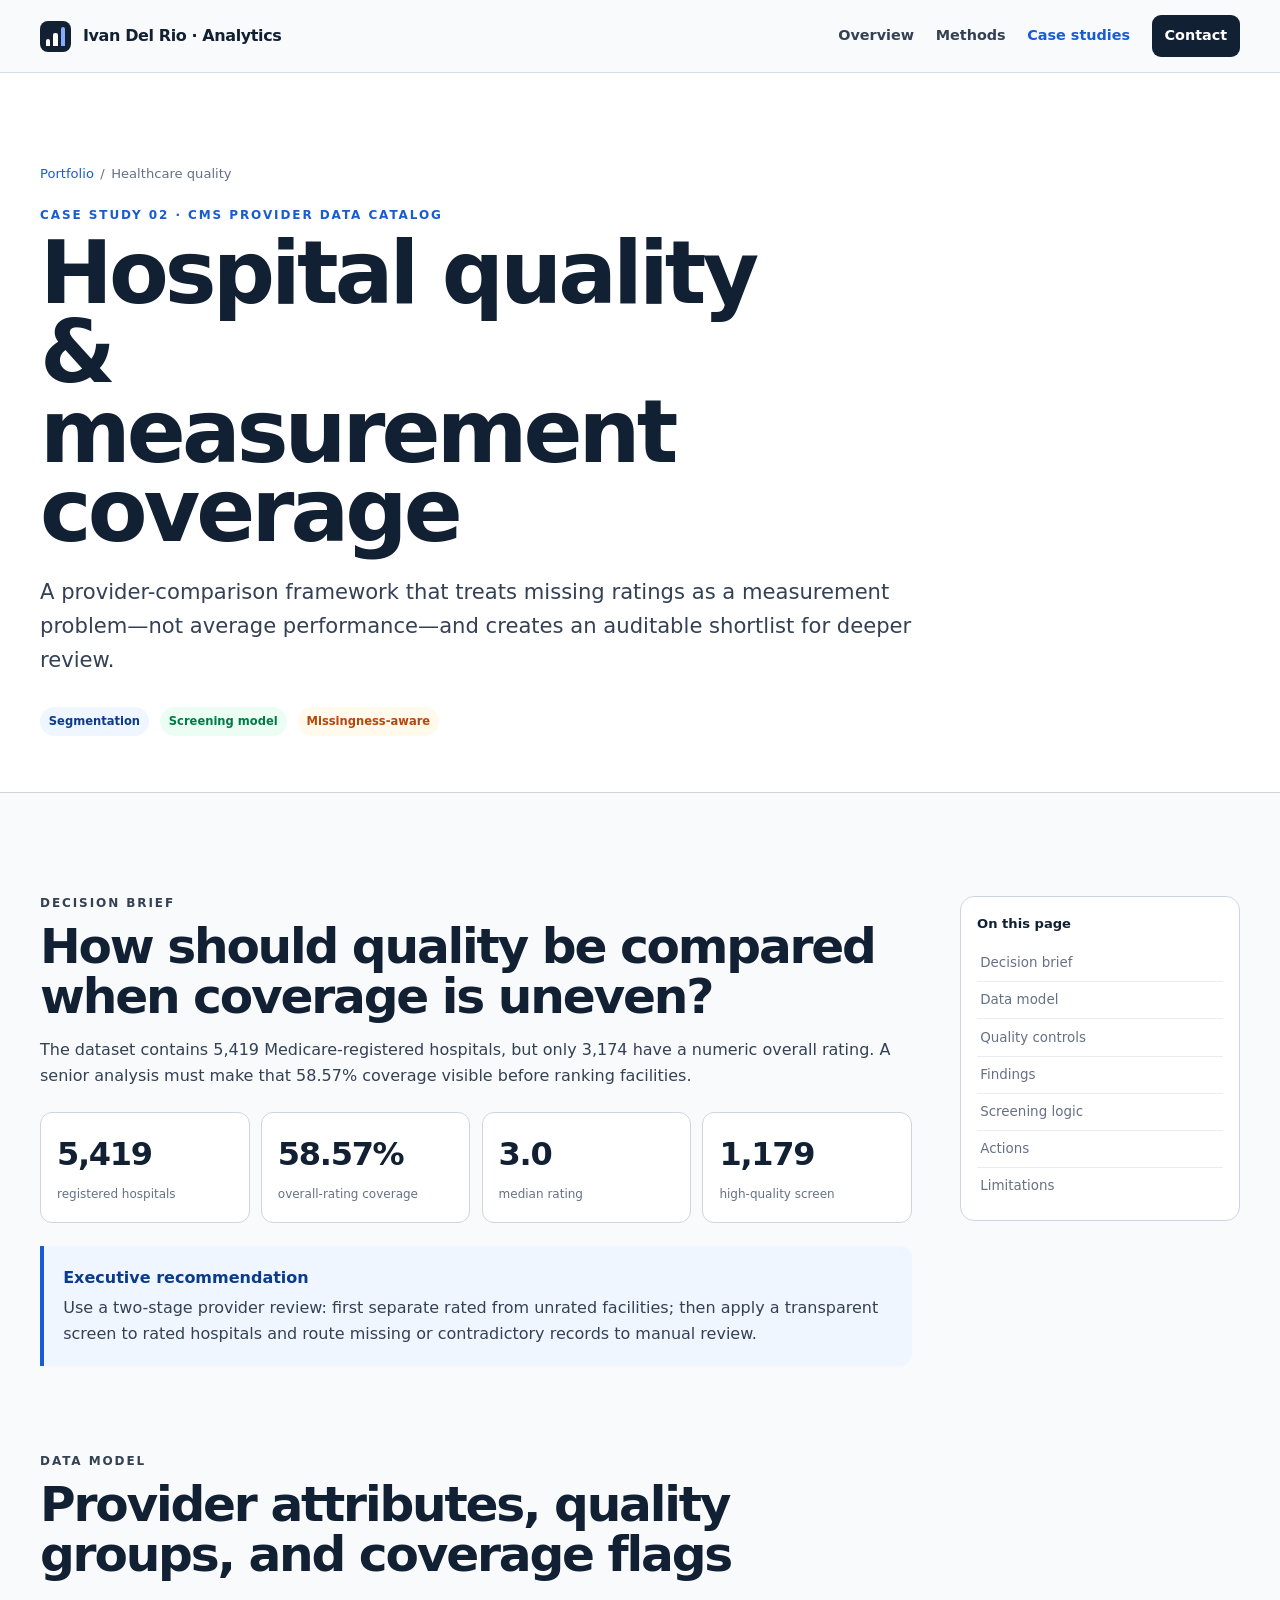
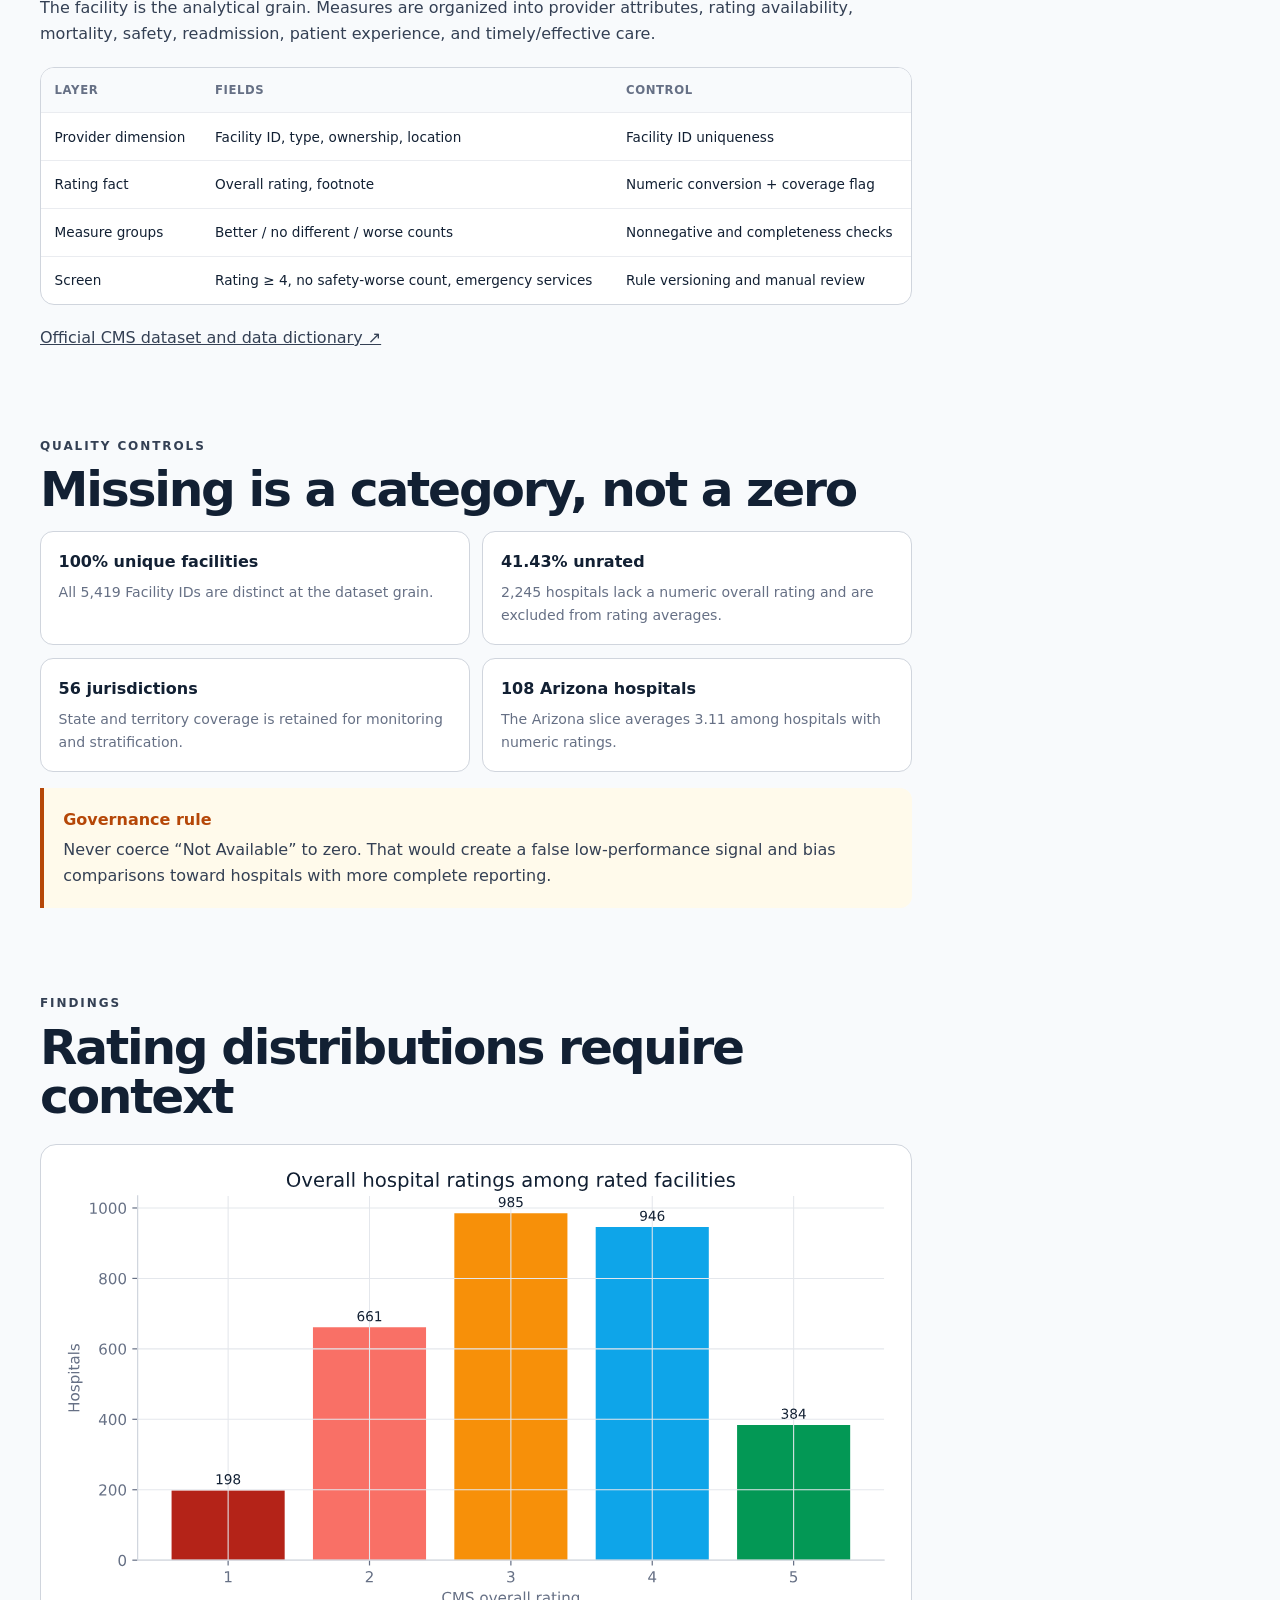
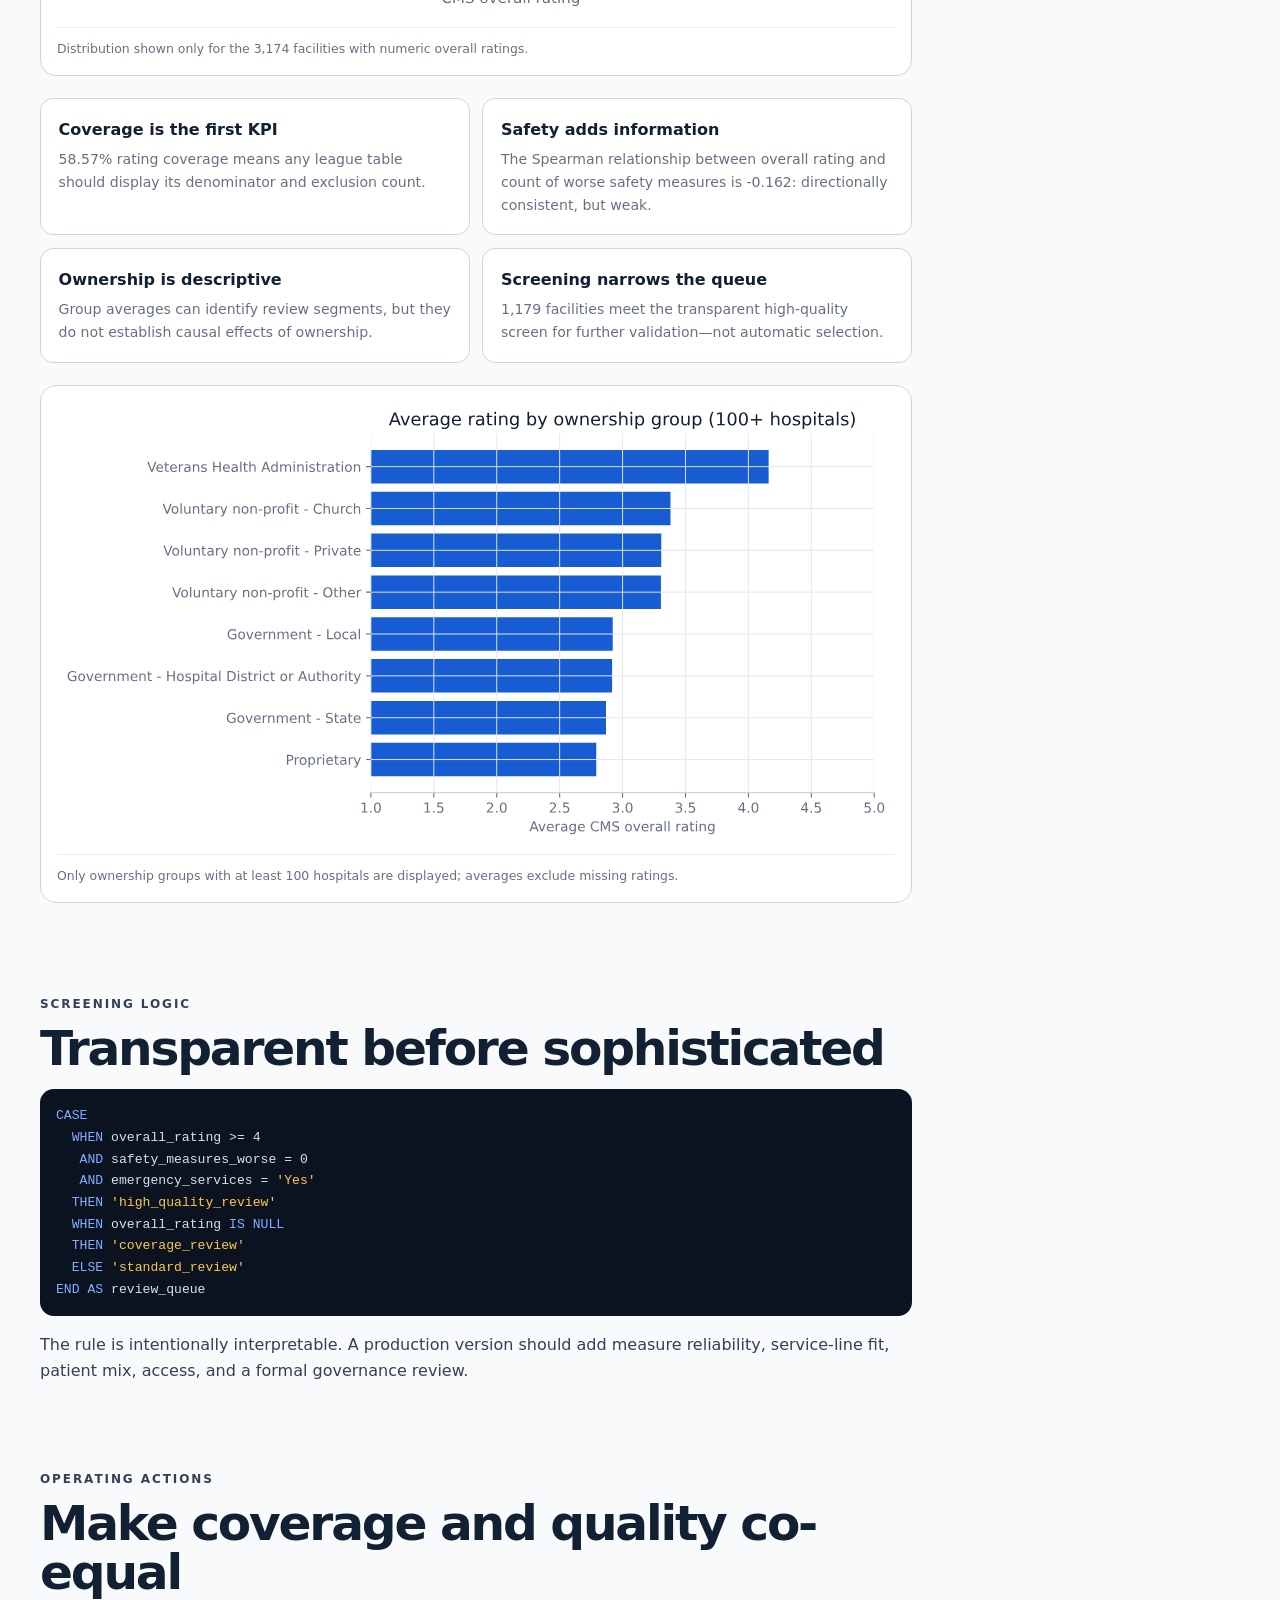
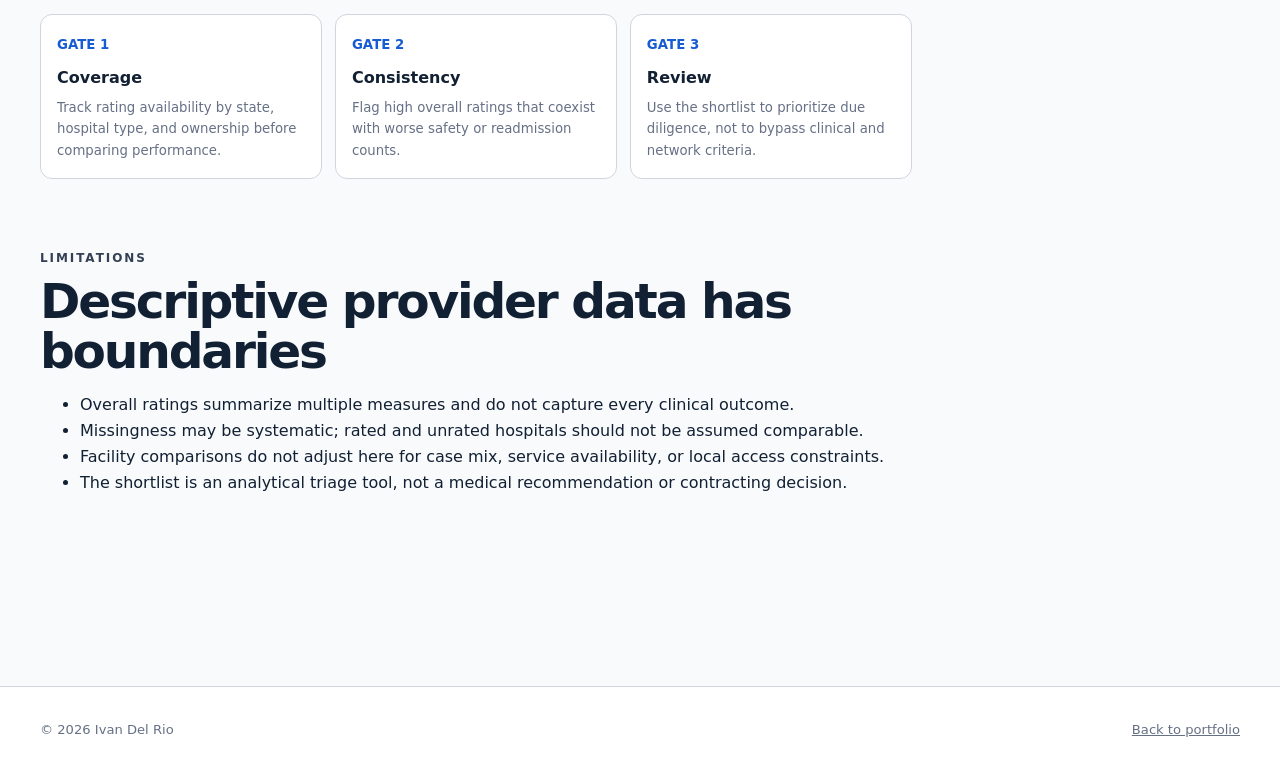
<file: case-studies/healthcare-quality.html>
<!doctype html>
<html lang="en">
<head><meta charset="utf-8"><meta name="viewport" content="width=device-width, initial-scale=1"><title>Hospital Quality Analytics | Ivan Del Rio</title><meta name="description" content="Senior analyst case study of 5,419 Medicare-registered hospitals using CMS Provider Data Catalog data."><link rel="stylesheet" href="../assets/site.css"></head>
<body>
  <a class="skip" href="#main">Skip to content</a><header class="site-header"><nav class="wrap nav" aria-label="Primary navigation"><a class="brand" href="../index.html"><span class="brand-mark" aria-hidden="true"><i></i><i></i><i></i></span><span>Ivan Del Rio · Analytics</span></a><div class="nav-links"><a href="../index.html">Overview</a><a href="../methodology.html">Methods</a><a class="active" href="../index.html#case-studies">Case studies</a><a class="nav-cta" href="mailto:iv.antdo13@gmail.com">Contact</a></div></nav></header>
  <main id="main"><section class="page-hero"><div class="wrap"><div class="breadcrumb"><a href="../index.html">Portfolio</a><span>/</span><span>Healthcare quality</span></div><p class="eyebrow">Case study 02 · CMS Provider Data Catalog</p><h1>Hospital quality & measurement coverage</h1><p class="lede">A provider-comparison framework that treats missing ratings as a measurement problem—not average performance—and creates an auditable shortlist for deeper review.</p><div class="inline-actions"><span class="status blue">Segmentation</span><span class="status green">Screening model</span><span class="status amber">Missingness-aware</span></div></div></section>
    <section><div class="wrap case-shell"><article class="case-content">
      <section id="brief"><p class="eyebrow">Decision brief</p><h2>How should quality be compared when coverage is uneven?</h2><p>The dataset contains 5,419 Medicare-registered hospitals, but only 3,174 have a numeric overall rating. A senior analysis must make that 58.57% coverage visible before ranking facilities.</p><div class="kpi-grid"><div class="kpi"><strong>5,419</strong><span>registered hospitals</span></div><div class="kpi"><strong>58.57%</strong><span>overall-rating coverage</span></div><div class="kpi"><strong>3.0</strong><span>median rating</span></div><div class="kpi"><strong>1,179</strong><span>high-quality screen</span></div></div><div class="decision"><strong>Executive recommendation</strong><p>Use a two-stage provider review: first separate rated from unrated facilities; then apply a transparent screen to rated hospitals and route missing or contradictory records to manual review.</p></div></section>

      <section id="data"><p class="eyebrow">Data model</p><h2>Provider attributes, quality groups, and coverage flags</h2><p>The facility is the analytical grain. Measures are organized into provider attributes, rating availability, mortality, safety, readmission, patient experience, and timely/effective care.</p><div class="table-wrap"><table><thead><tr><th>Layer</th><th>Fields</th><th>Control</th></tr></thead><tbody><tr><td>Provider dimension</td><td>Facility ID, type, ownership, location</td><td>Facility ID uniqueness</td></tr><tr><td>Rating fact</td><td>Overall rating, footnote</td><td>Numeric conversion + coverage flag</td></tr><tr><td>Measure groups</td><td>Better / no different / worse counts</td><td>Nonnegative and completeness checks</td></tr><tr><td>Screen</td><td>Rating ≥ 4, no safety-worse count, emergency services</td><td>Rule versioning and manual review</td></tr></tbody></table></div><p><a href="https://data.cms.gov/provider-data/dataset/xubh-q36u" target="_blank" rel="noreferrer">Official CMS dataset and data dictionary ↗</a></p></section>

      <section id="quality"><p class="eyebrow">Quality controls</p><h2>Missing is a category, not a zero</h2><div class="finding-grid"><div class="finding"><b>100% unique facilities</b><p>All 5,419 Facility IDs are distinct at the dataset grain.</p></div><div class="finding"><b>41.43% unrated</b><p>2,245 hospitals lack a numeric overall rating and are excluded from rating averages.</p></div><div class="finding"><b>56 jurisdictions</b><p>State and territory coverage is retained for monitoring and stratification.</p></div><div class="finding"><b>108 Arizona hospitals</b><p>The Arizona slice averages 3.11 among hospitals with numeric ratings.</p></div></div><div class="warning decision"><strong>Governance rule</strong><p>Never coerce “Not Available” to zero. That would create a false low-performance signal and bias comparisons toward hospitals with more complete reporting.</p></div></section>

      <section id="findings"><p class="eyebrow">Findings</p><h2>Rating distributions require context</h2><figure class="chart"><img src="../assets/cms_rating_distribution.svg" alt="Bar chart of CMS hospital overall ratings"><figcaption>Distribution shown only for the 3,174 facilities with numeric overall ratings.</figcaption></figure><div class="finding-grid"><div class="finding"><b>Coverage is the first KPI</b><p>58.57% rating coverage means any league table should display its denominator and exclusion count.</p></div><div class="finding"><b>Safety adds information</b><p>The Spearman relationship between overall rating and count of worse safety measures is -0.162: directionally consistent, but weak.</p></div><div class="finding"><b>Ownership is descriptive</b><p>Group averages can identify review segments, but they do not establish causal effects of ownership.</p></div><div class="finding"><b>Screening narrows the queue</b><p>1,179 facilities meet the transparent high-quality screen for further validation—not automatic selection.</p></div></div><figure class="chart"><img src="../assets/cms_ownership_rating.svg" alt="Horizontal bar chart of average CMS rating by hospital ownership group"><figcaption>Only ownership groups with at least 100 hospitals are displayed; averages exclude missing ratings.</figcaption></figure></section>

      <section id="logic"><p class="eyebrow">Screening logic</p><h2>Transparent before sophisticated</h2><pre class="code"><code><span class="kw">CASE</span>
  <span class="kw">WHEN</span> overall_rating &gt;= 4
   <span class="kw">AND</span> safety_measures_worse = 0
   <span class="kw">AND</span> emergency_services = <span class="str">'Yes'</span>
  <span class="kw">THEN</span> <span class="str">'high_quality_review'</span>
  <span class="kw">WHEN</span> overall_rating <span class="kw">IS NULL</span>
  <span class="kw">THEN</span> <span class="str">'coverage_review'</span>
  <span class="kw">ELSE</span> <span class="str">'standard_review'</span>
<span class="kw">END</span> <span class="kw">AS</span> review_queue</code></pre><p>The rule is intentionally interpretable. A production version should add measure reliability, service-line fit, patient mix, access, and a formal governance review.</p></section>

      <section id="action"><p class="eyebrow">Operating actions</p><h2>Make coverage and quality co-equal</h2><div class="metric-tree"><div class="metric-node"><small>GATE 1</small><b>Coverage</b><p>Track rating availability by state, hospital type, and ownership before comparing performance.</p></div><div class="metric-node"><small>GATE 2</small><b>Consistency</b><p>Flag high overall ratings that coexist with worse safety or readmission counts.</p></div><div class="metric-node"><small>GATE 3</small><b>Review</b><p>Use the shortlist to prioritize due diligence, not to bypass clinical and network criteria.</p></div></div></section>

      <section id="limits"><p class="eyebrow">Limitations</p><h2>Descriptive provider data has boundaries</h2><ul><li>Overall ratings summarize multiple measures and do not capture every clinical outcome.</li><li>Missingness may be systematic; rated and unrated hospitals should not be assumed comparable.</li><li>Facility comparisons do not adjust here for case mix, service availability, or local access constraints.</li><li>The shortlist is an analytical triage tool, not a medical recommendation or contracting decision.</li></ul></section>
    </article><aside class="side-nav"><strong>On this page</strong><a href="#brief">Decision brief</a><a href="#data">Data model</a><a href="#quality">Quality controls</a><a href="#findings">Findings</a><a href="#logic">Screening logic</a><a href="#action">Actions</a><a href="#limits">Limitations</a></aside></div></section>
  </main><footer><div class="wrap footer-grid"><span>© <span data-year></span> Ivan Del Rio</span><a href="../index.html">Back to portfolio</a></div></footer><script src="../assets/site.js"></script>
</body></html>
</file>
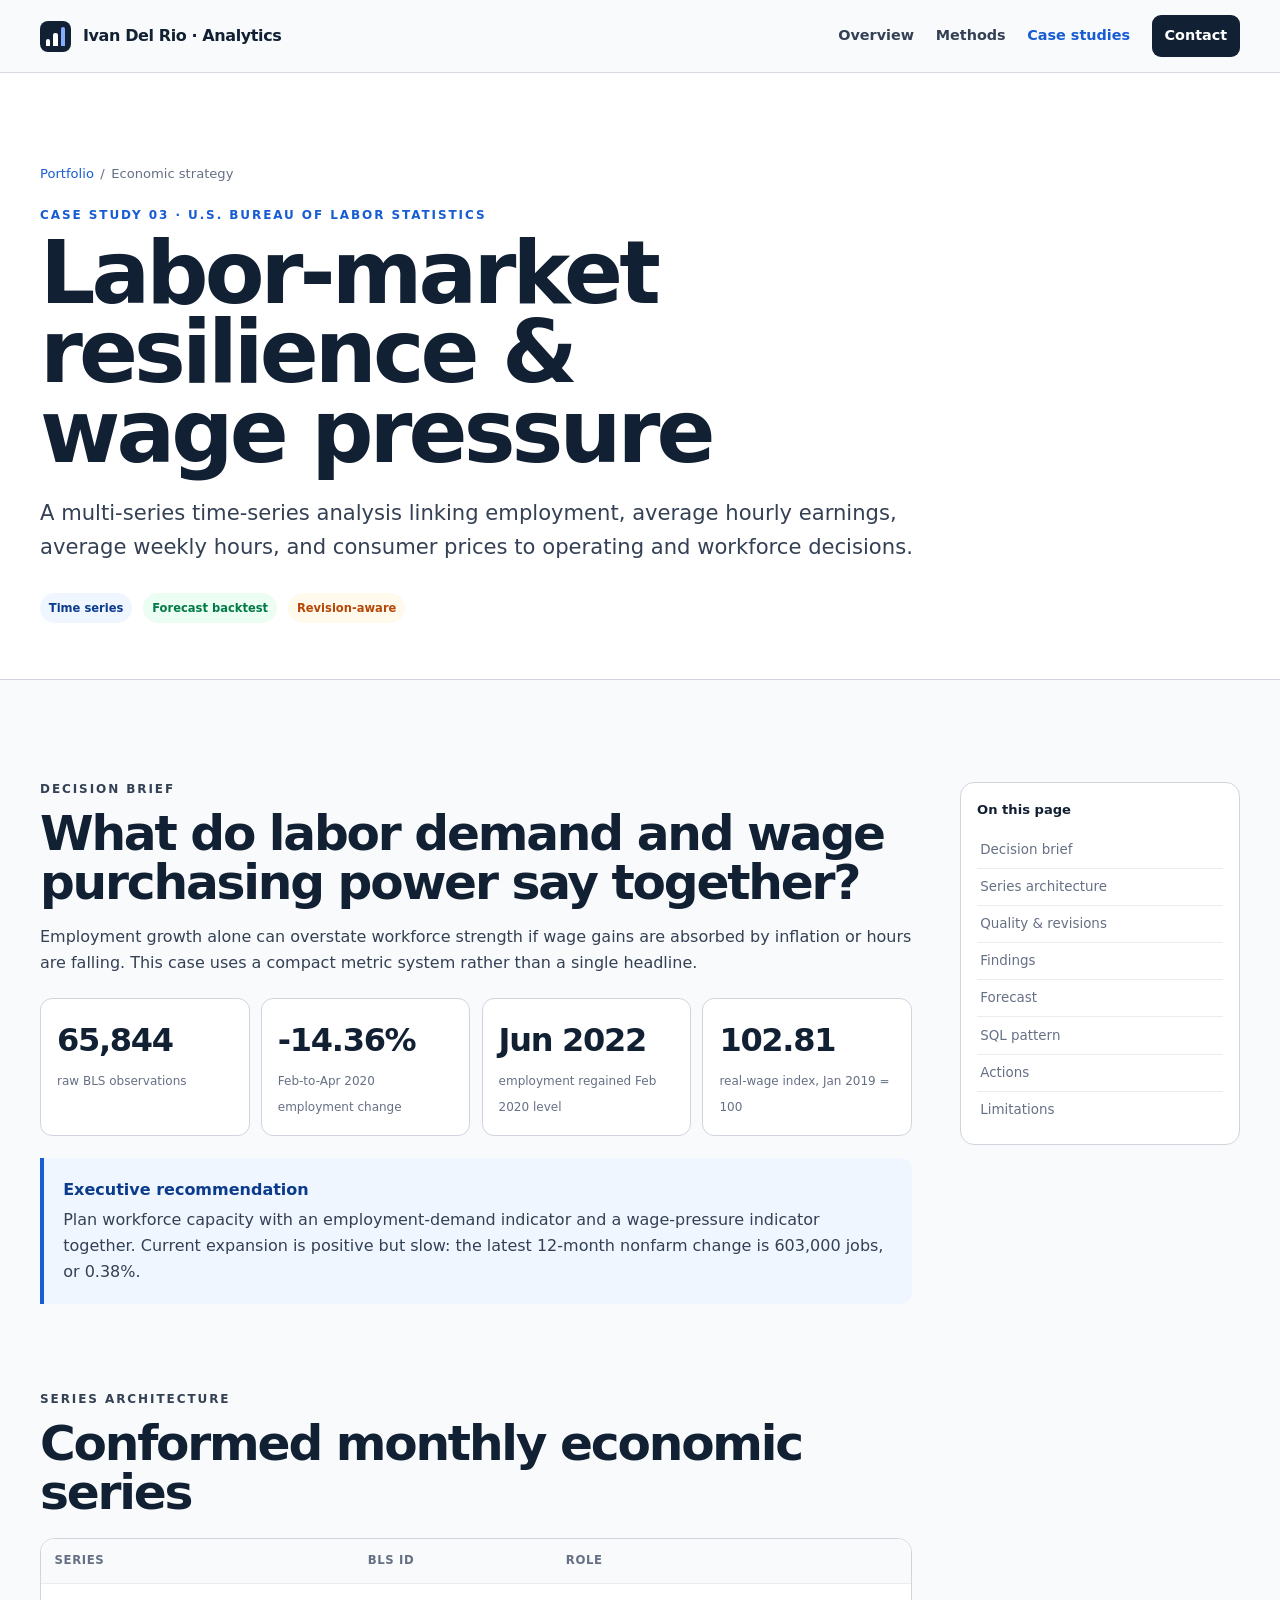
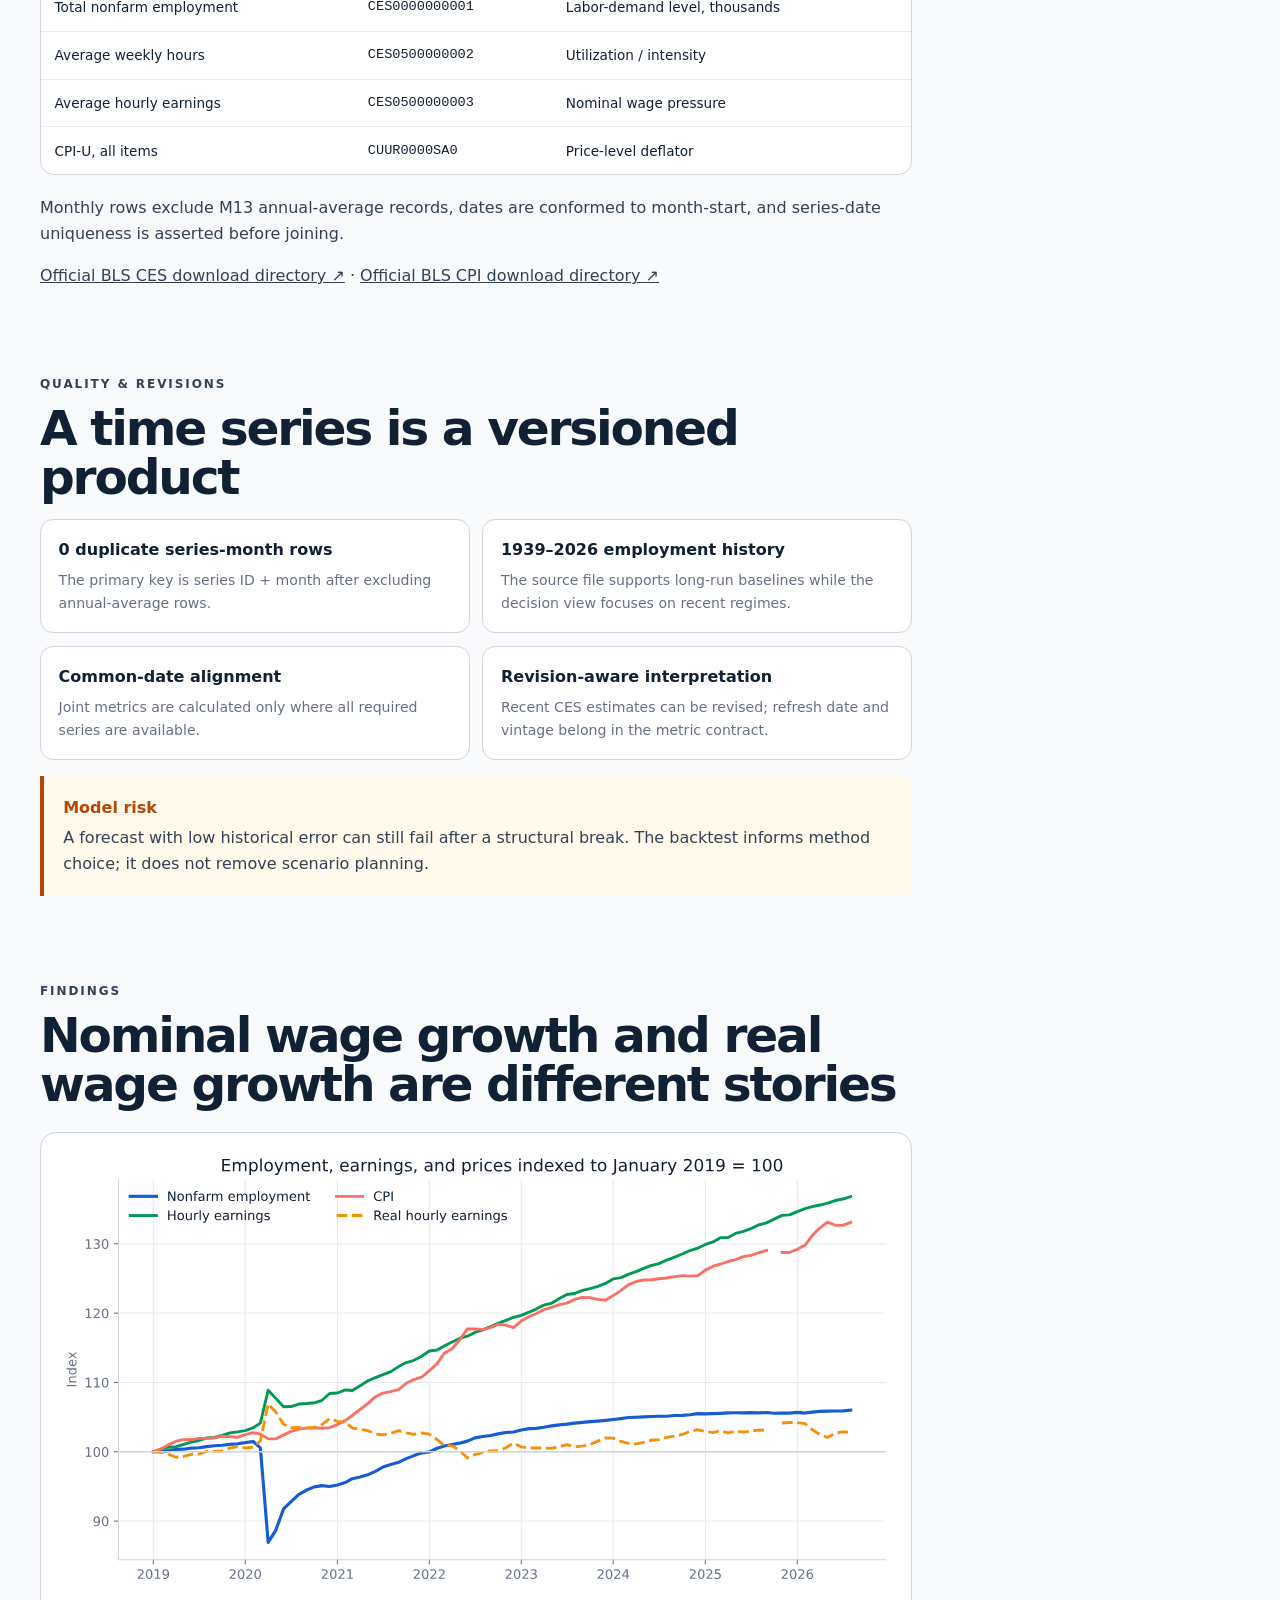
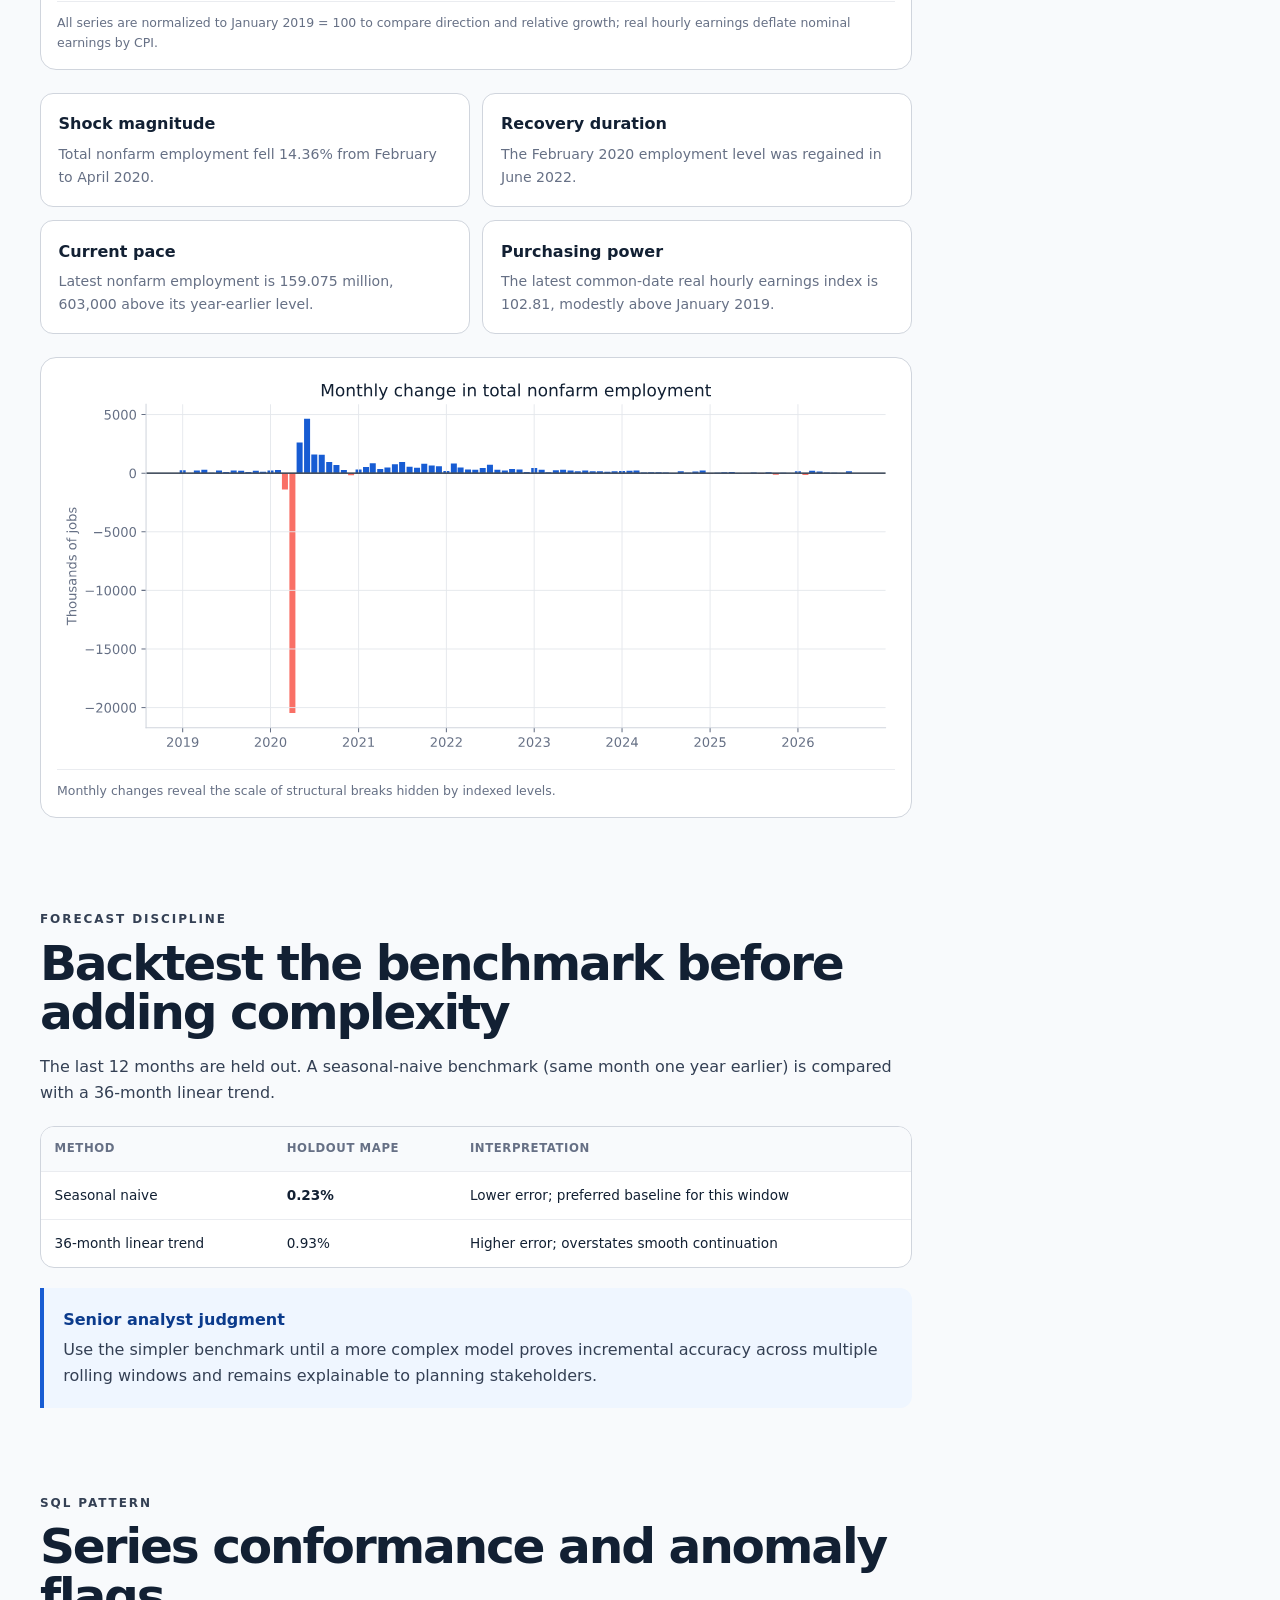
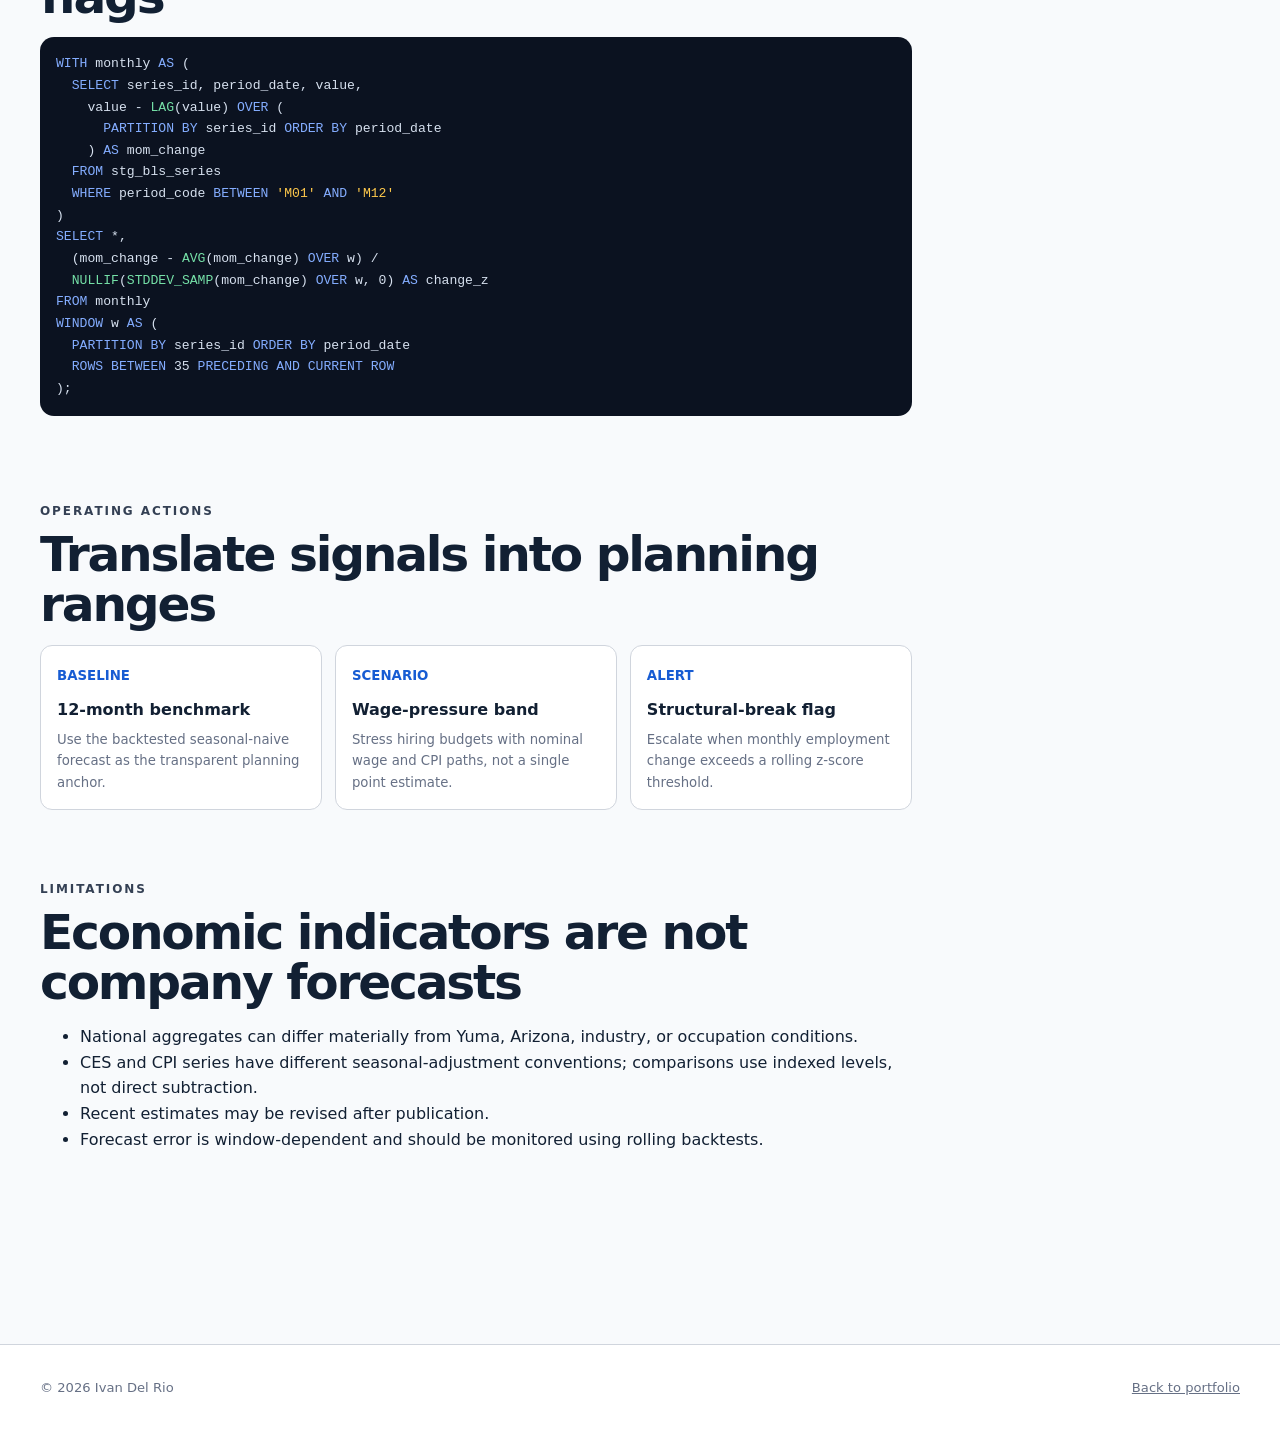
<file: case-studies/labor-market.html>
<!doctype html>
<html lang="en">
<head><meta charset="utf-8"><meta name="viewport" content="width=device-width, initial-scale=1"><title>Labor-Market Strategy | Ivan Del Rio</title><meta name="description" content="Senior analyst case study using 65,844 BLS observations across employment, earnings, hours, and CPI series."><link rel="stylesheet" href="../assets/site.css"></head>
<body>
  <a class="skip" href="#main">Skip to content</a><header class="site-header"><nav class="wrap nav" aria-label="Primary navigation"><a class="brand" href="../index.html"><span class="brand-mark" aria-hidden="true"><i></i><i></i><i></i></span><span>Ivan Del Rio · Analytics</span></a><div class="nav-links"><a href="../index.html">Overview</a><a href="../methodology.html">Methods</a><a class="active" href="../index.html#case-studies">Case studies</a><a class="nav-cta" href="mailto:iv.antdo13@gmail.com">Contact</a></div></nav></header>
  <main id="main"><section class="page-hero"><div class="wrap"><div class="breadcrumb"><a href="../index.html">Portfolio</a><span>/</span><span>Economic strategy</span></div><p class="eyebrow">Case study 03 · U.S. Bureau of Labor Statistics</p><h1>Labor-market resilience & wage pressure</h1><p class="lede">A multi-series time-series analysis linking employment, average hourly earnings, average weekly hours, and consumer prices to operating and workforce decisions.</p><div class="inline-actions"><span class="status blue">Time series</span><span class="status green">Forecast backtest</span><span class="status amber">Revision-aware</span></div></div></section>
    <section><div class="wrap case-shell"><article class="case-content">
      <section id="brief"><p class="eyebrow">Decision brief</p><h2>What do labor demand and wage purchasing power say together?</h2><p>Employment growth alone can overstate workforce strength if wage gains are absorbed by inflation or hours are falling. This case uses a compact metric system rather than a single headline.</p><div class="kpi-grid"><div class="kpi"><strong>65,844</strong><span>raw BLS observations</span></div><div class="kpi"><strong>-14.36%</strong><span>Feb-to-Apr 2020 employment change</span></div><div class="kpi"><strong>Jun 2022</strong><span>employment regained Feb 2020 level</span></div><div class="kpi"><strong>102.81</strong><span>real-wage index, Jan 2019 = 100</span></div></div><div class="decision"><strong>Executive recommendation</strong><p>Plan workforce capacity with an employment-demand indicator and a wage-pressure indicator together. Current expansion is positive but slow: the latest 12-month nonfarm change is 603,000 jobs, or 0.38%.</p></div></section>

      <section id="data"><p class="eyebrow">Series architecture</p><h2>Conformed monthly economic series</h2><div class="table-wrap"><table><thead><tr><th>Series</th><th>BLS ID</th><th>Role</th></tr></thead><tbody><tr><td>Total nonfarm employment</td><td class="mono">CES0000000001</td><td>Labor-demand level, thousands</td></tr><tr><td>Average weekly hours</td><td class="mono">CES0500000002</td><td>Utilization / intensity</td></tr><tr><td>Average hourly earnings</td><td class="mono">CES0500000003</td><td>Nominal wage pressure</td></tr><tr><td>CPI-U, all items</td><td class="mono">CUUR0000SA0</td><td>Price-level deflator</td></tr></tbody></table></div><p>Monthly rows exclude M13 annual-average records, dates are conformed to month-start, and series-date uniqueness is asserted before joining.</p><p><a href="https://download.bls.gov/pub/time.series/CE/" target="_blank" rel="noreferrer">Official BLS CES download directory ↗</a> · <a href="https://download.bls.gov/pub/time.series/CU/" target="_blank" rel="noreferrer">Official BLS CPI download directory ↗</a></p></section>

      <section id="quality"><p class="eyebrow">Quality & revisions</p><h2>A time series is a versioned product</h2><div class="finding-grid"><div class="finding"><b>0 duplicate series-month rows</b><p>The primary key is series ID + month after excluding annual-average rows.</p></div><div class="finding"><b>1939–2026 employment history</b><p>The source file supports long-run baselines while the decision view focuses on recent regimes.</p></div><div class="finding"><b>Common-date alignment</b><p>Joint metrics are calculated only where all required series are available.</p></div><div class="finding"><b>Revision-aware interpretation</b><p>Recent CES estimates can be revised; refresh date and vintage belong in the metric contract.</p></div></div><div class="warning decision"><strong>Model risk</strong><p>A forecast with low historical error can still fail after a structural break. The backtest informs method choice; it does not remove scenario planning.</p></div></section>

      <section id="findings"><p class="eyebrow">Findings</p><h2>Nominal wage growth and real wage growth are different stories</h2><figure class="chart"><img src="../assets/bls_indexed_trends.svg" alt="Line chart indexing employment, hourly earnings, CPI, and real hourly earnings to January 2019"><figcaption>All series are normalized to January 2019 = 100 to compare direction and relative growth; real hourly earnings deflate nominal earnings by CPI.</figcaption></figure><div class="finding-grid"><div class="finding"><b>Shock magnitude</b><p>Total nonfarm employment fell 14.36% from February to April 2020.</p></div><div class="finding"><b>Recovery duration</b><p>The February 2020 employment level was regained in June 2022.</p></div><div class="finding"><b>Current pace</b><p>Latest nonfarm employment is 159.075 million, 603,000 above its year-earlier level.</p></div><div class="finding"><b>Purchasing power</b><p>The latest common-date real hourly earnings index is 102.81, modestly above January 2019.</p></div></div><figure class="chart"><img src="../assets/bls_job_change.svg" alt="Bar chart of monthly changes in total nonfarm employment"><figcaption>Monthly changes reveal the scale of structural breaks hidden by indexed levels.</figcaption></figure></section>

      <section id="forecast"><p class="eyebrow">Forecast discipline</p><h2>Backtest the benchmark before adding complexity</h2><p>The last 12 months are held out. A seasonal-naive benchmark (same month one year earlier) is compared with a 36-month linear trend.</p><div class="table-wrap"><table><thead><tr><th>Method</th><th>Holdout MAPE</th><th>Interpretation</th></tr></thead><tbody><tr><td>Seasonal naive</td><td><b>0.23%</b></td><td>Lower error; preferred baseline for this window</td></tr><tr><td>36-month linear trend</td><td>0.93%</td><td>Higher error; overstates smooth continuation</td></tr></tbody></table></div><div class="decision"><strong>Senior analyst judgment</strong><p>Use the simpler benchmark until a more complex model proves incremental accuracy across multiple rolling windows and remains explainable to planning stakeholders.</p></div></section>

      <section id="sql"><p class="eyebrow">SQL pattern</p><h2>Series conformance and anomaly flags</h2><pre class="code"><code><span class="kw">WITH</span> monthly <span class="kw">AS</span> (
  <span class="kw">SELECT</span> series_id, period_date, value,
    value - <span class="fn">LAG</span>(value) <span class="kw">OVER</span> (
      <span class="kw">PARTITION BY</span> series_id <span class="kw">ORDER BY</span> period_date
    ) <span class="kw">AS</span> mom_change
  <span class="kw">FROM</span> stg_bls_series
  <span class="kw">WHERE</span> period_code <span class="kw">BETWEEN</span> <span class="str">'M01'</span> <span class="kw">AND</span> <span class="str">'M12'</span>
)
<span class="kw">SELECT</span> *,
  (mom_change - <span class="fn">AVG</span>(mom_change) <span class="kw">OVER</span> w) /
  <span class="fn">NULLIF</span>(<span class="fn">STDDEV_SAMP</span>(mom_change) <span class="kw">OVER</span> w, 0) <span class="kw">AS</span> change_z
<span class="kw">FROM</span> monthly
<span class="kw">WINDOW</span> w <span class="kw">AS</span> (
  <span class="kw">PARTITION BY</span> series_id <span class="kw">ORDER BY</span> period_date
  <span class="kw">ROWS BETWEEN</span> 35 <span class="kw">PRECEDING AND CURRENT ROW</span>
);</code></pre></section>

      <section id="action"><p class="eyebrow">Operating actions</p><h2>Translate signals into planning ranges</h2><div class="metric-tree"><div class="metric-node"><small>BASELINE</small><b>12-month benchmark</b><p>Use the backtested seasonal-naive forecast as the transparent planning anchor.</p></div><div class="metric-node"><small>SCENARIO</small><b>Wage-pressure band</b><p>Stress hiring budgets with nominal wage and CPI paths, not a single point estimate.</p></div><div class="metric-node"><small>ALERT</small><b>Structural-break flag</b><p>Escalate when monthly employment change exceeds a rolling z-score threshold.</p></div></div></section>

      <section id="limits"><p class="eyebrow">Limitations</p><h2>Economic indicators are not company forecasts</h2><ul><li>National aggregates can differ materially from Yuma, Arizona, industry, or occupation conditions.</li><li>CES and CPI series have different seasonal-adjustment conventions; comparisons use indexed levels, not direct subtraction.</li><li>Recent estimates may be revised after publication.</li><li>Forecast error is window-dependent and should be monitored using rolling backtests.</li></ul></section>
    </article><aside class="side-nav"><strong>On this page</strong><a href="#brief">Decision brief</a><a href="#data">Series architecture</a><a href="#quality">Quality & revisions</a><a href="#findings">Findings</a><a href="#forecast">Forecast</a><a href="#sql">SQL pattern</a><a href="#action">Actions</a><a href="#limits">Limitations</a></aside></div></section>
  </main><footer><div class="wrap footer-grid"><span>© <span data-year></span> Ivan Del Rio</span><a href="../index.html">Back to portfolio</a></div></footer><script src="../assets/site.js"></script>
</body></html>
</file>
<file: assets/site.css>
:root {
  --ink: #122033;
  --ink-2: #344054;
  --muted: #667085;
  --paper: #f8fafc;
  --white: #ffffff;
  --line: #d0d5dd;
  --line-soft: #eaecf0;
  --blue: #175cd3;
  --blue-dark: #0b3b8c;
  --blue-soft: #eff6ff;
  --cyan: #0ea5e9;
  --coral: #f04438;
  --coral-soft: #fff1f0;
  --green: #027a48;
  --green-soft: #ecfdf3;
  --amber: #b54708;
  --amber-soft: #fffaeb;
  --radius: 18px;
  --shadow: 0 18px 60px rgba(16, 24, 40, .10);
  --max: 1200px;
}

* { box-sizing: border-box; }
html { scroll-behavior: smooth; }
body { margin: 0; color: var(--ink); background: var(--paper); font: 16px/1.62 Inter, ui-sans-serif, system-ui, -apple-system, BlinkMacSystemFont, "Segoe UI", sans-serif; }
a { color: inherit; }
img { max-width: 100%; display: block; }
button, select { font: inherit; }
.wrap { width: min(calc(100% - 2.25rem), var(--max)); margin-inline: auto; }
.skip { position: fixed; left: 1rem; top: -5rem; z-index: 1000; padding: .7rem 1rem; background: var(--ink); color: white; border-radius: 8px; }
.skip:focus { top: 1rem; }

.site-header { position: sticky; top: 0; z-index: 50; border-bottom: 1px solid rgba(208,213,221,.85); background: rgba(248,250,252,.92); backdrop-filter: blur(15px); }
.nav { min-height: 72px; display: flex; align-items: center; justify-content: space-between; gap: 1.3rem; }
.brand { display: inline-flex; align-items: center; gap: .75rem; text-decoration: none; font-weight: 830; letter-spacing: -.025em; }
.brand-mark { width: 31px; height: 31px; display: grid; grid-template-columns: repeat(3, 1fr); align-items: end; gap: 3px; padding: 6px; border-radius: 8px; background: var(--ink); }
.brand-mark i { display: block; background: white; border-radius: 2px 2px 0 0; }
.brand-mark i:nth-child(1) { height: 7px; } .brand-mark i:nth-child(2) { height: 13px; } .brand-mark i:nth-child(3) { height: 19px; background: #84adff; }
.nav-links { display: flex; align-items: center; gap: 1.35rem; }
.nav-links a { text-decoration: none; color: var(--ink-2); font-size: .9rem; font-weight: 700; }
.nav-links a:hover, .nav-links a:focus-visible, .nav-links a.active { color: var(--blue); }
.nav-links .nav-cta { color: white; background: var(--ink); padding: .58rem .8rem; border-radius: 9px; }

.eyebrow { margin: 0 0 .75rem; color: var(--blue); font-size: .75rem; line-height: 1.2; font-weight: 850; letter-spacing: .16em; text-transform: uppercase; }
h1, h2, h3 { letter-spacing: -.045em; }
h1 { margin: 0; font-size: clamp(3.25rem, 7.5vw, 6.9rem); line-height: .91; max-width: 10ch; }
h2 { margin: 0; font-size: clamp(2.15rem, 5vw, 4.5rem); line-height: 1.02; }
h3 { margin: 0; line-height: 1.14; }
.lede { color: var(--ink-2); font-size: clamp(1.08rem, 1.8vw, 1.32rem); max-width: 47rem; margin: 1.5rem 0 0; }
.muted { color: var(--muted); }
.mono { font-family: "SFMono-Regular", Consolas, "Liberation Mono", monospace; }
.hero { padding: clamp(4rem, 9vw, 8rem) 0 4rem; border-bottom: 1px solid var(--line); background: linear-gradient(145deg, var(--white) 0 63%, #eef4ff 63% 100%); }
.hero-grid { display: grid; grid-template-columns: 1.15fr .85fr; gap: clamp(2.5rem, 6vw, 5.5rem); align-items: center; }
.hero-actions, .inline-actions { display: flex; flex-wrap: wrap; gap: .7rem; margin-top: 1.8rem; }
.btn { display: inline-flex; align-items: center; justify-content: center; min-height: 47px; padding: .72rem .95rem; border: 1px solid var(--line); border-radius: 10px; background: white; text-decoration: none; font-weight: 800; font-size: .9rem; }
.btn:hover { border-color: var(--blue); color: var(--blue); }
.btn-primary { background: var(--blue); color: white; border-color: var(--blue); }
.btn-primary:hover { background: var(--blue-dark); color: white; border-color: var(--blue-dark); }
.proof-card { background: var(--ink); color: white; border-radius: 26px; padding: clamp(1.2rem, 3vw, 2rem); box-shadow: var(--shadow); }
.proof-top { display: flex; justify-content: space-between; align-items: center; gap: 1rem; padding-bottom: 1rem; border-bottom: 1px solid rgba(255,255,255,.14); }
.proof-top span { font-size: .75rem; color: #b6c6da; letter-spacing: .08em; text-transform: uppercase; }
.proof-top b { color: #84adff; }
.proof-kpis { display: grid; grid-template-columns: 1fr 1fr; }
.proof-kpi { padding: 1.25rem .2rem; border-bottom: 1px solid rgba(255,255,255,.12); }
.proof-kpi:nth-child(odd) { border-right: 1px solid rgba(255,255,255,.12); padding-right: 1.1rem; }
.proof-kpi:nth-child(even) { padding-left: 1.1rem; }
.proof-kpi strong { display: block; font-size: clamp(1.65rem, 3.5vw, 2.45rem); letter-spacing: -.04em; }
.proof-kpi span { color: #afc0d4; font-size: .78rem; }
.proof-foot { color: #aebfd3; font-size: .8rem; margin: 1rem 0 0; }

.signal-strip { border-bottom: 1px solid var(--line); background: white; }
.signal-grid { display: grid; grid-template-columns: repeat(4, 1fr); }
.signal { padding: 1.4rem 1.2rem; border-right: 1px solid var(--line); }
.signal:first-child { padding-left: 0; }
.signal:last-child { border-right: 0; }
.signal strong { display: block; font-size: 1.1rem; }
.signal span { color: var(--muted); font-size: .79rem; }

section { padding: clamp(4.5rem, 8vw, 7.2rem) 0; }
.section-head { display: grid; grid-template-columns: .9fr 1.1fr; gap: 3rem; align-items: end; margin-bottom: 2rem; }
.section-intro { margin: 0; color: var(--muted); font-size: 1.04rem; max-width: 50rem; }
.case-grid { display: grid; grid-template-columns: repeat(3, 1fr); gap: 1rem; }
.case-card { display: flex; flex-direction: column; min-height: 470px; padding: 1.35rem; border: 1px solid var(--line); border-radius: var(--radius); background: white; text-decoration: none; transition: transform .2s ease, box-shadow .2s ease, border-color .2s ease; }
.case-card:hover { transform: translateY(-4px); border-color: #84adff; box-shadow: var(--shadow); }
.case-meta { display: flex; justify-content: space-between; gap: .6rem; color: var(--muted); font: .72rem/1.3 "SFMono-Regular", Consolas, monospace; text-transform: uppercase; }
.case-card h3 { margin: 2rem 0 .75rem; font-size: 1.75rem; }
.case-card p { color: var(--muted); margin: 0; }
.case-metrics { display: grid; grid-template-columns: 1fr 1fr; gap: .55rem; margin-top: auto; padding-top: 1.5rem; }
.case-metric { padding: .75rem; border: 1px solid var(--line-soft); border-radius: 10px; background: var(--paper); }
.case-metric strong { display: block; font-size: 1.25rem; }
.case-metric span { color: var(--muted); font-size: .7rem; }
.case-arrow { margin-top: 1.1rem; color: var(--blue); font-weight: 850; font-size: .88rem; }

.capabilities { background: var(--ink); color: white; }
.capabilities .eyebrow { color: #84adff; }
.capabilities .section-intro { color: #b7c4d4; }
.cap-grid { display: grid; grid-template-columns: repeat(2, 1fr); gap: 1px; background: rgba(255,255,255,.15); border: 1px solid rgba(255,255,255,.15); border-radius: 18px; overflow: hidden; }
.cap { padding: clamp(1.4rem, 3vw, 2rem); background: var(--ink); }
.cap small { color: #84adff; font: .72rem/1.2 "SFMono-Regular", Consolas, monospace; }
.cap h3 { margin: 1.4rem 0 .6rem; font-size: 1.4rem; }
.cap p { margin: 0; color: #b7c4d4; }

.process-grid { display: grid; grid-template-columns: repeat(5, 1fr); border: 1px solid var(--line); border-radius: 18px; overflow: hidden; background: white; }
.step { padding: 1.25rem; border-right: 1px solid var(--line); }
.step:last-child { border: 0; }
.step b { color: var(--blue); font: .78rem/1 "SFMono-Regular", Consolas, monospace; }
.step h3 { margin: 1.5rem 0 .5rem; font-size: 1.12rem; }
.step p { margin: 0; color: var(--muted); font-size: .85rem; }

.cta { padding: 3rem; border-radius: 24px; background: linear-gradient(135deg, #0b3b8c, #122033 70%); color: white; }
.cta h2 { max-width: 13ch; }
.cta p { color: #c4d1e0; max-width: 45rem; }
.cta .btn { border-color: rgba(255,255,255,.25); background: white; color: var(--ink); }

.page-hero { padding: clamp(3.5rem, 7vw, 6.5rem) 0 3.5rem; border-bottom: 1px solid var(--line); background: white; }
.page-hero h1 { font-size: clamp(2.8rem, 6.8vw, 5.9rem); max-width: 12ch; }
.page-hero .lede { max-width: 57rem; }
.breadcrumb { display: flex; flex-wrap: wrap; gap: .4rem; color: var(--muted); font-size: .82rem; margin-bottom: 1.5rem; }
.breadcrumb a { color: var(--blue); text-decoration: none; }
.case-shell { display: grid; grid-template-columns: minmax(0, 1fr) 280px; gap: 3rem; align-items: start; }
.case-content { min-width: 0; }
.case-content section { padding: 0 0 4.5rem; }
.case-content h2 { font-size: clamp(1.8rem, 3.8vw, 3.1rem); margin-bottom: 1rem; }
.case-content h3 { font-size: 1.3rem; margin: 1.5rem 0 .5rem; }
.case-content p { color: var(--ink-2); }
.side-nav { position: sticky; top: 96px; padding: 1rem; border: 1px solid var(--line); border-radius: 14px; background: white; }
.side-nav strong { display: block; margin-bottom: .7rem; font-size: .82rem; }
.side-nav a { display: block; padding: .45rem .2rem; color: var(--muted); text-decoration: none; font-size: .84rem; border-bottom: 1px solid var(--line-soft); }
.side-nav a:last-child { border: 0; }
.side-nav a:hover { color: var(--blue); }

.kpi-grid { display: grid; grid-template-columns: repeat(4, 1fr); gap: .7rem; margin: 1.4rem 0; }
.kpi { padding: 1rem; border: 1px solid var(--line); border-radius: 12px; background: white; }
.kpi strong { display: block; font-size: clamp(1.4rem, 3vw, 2rem); letter-spacing: -.04em; }
.kpi span { color: var(--muted); font-size: .75rem; }
.status { display: inline-flex; align-items: center; gap: .38rem; padding: .35rem .55rem; border-radius: 999px; font-size: .72rem; font-weight: 800; }
.status.blue { color: var(--blue-dark); background: var(--blue-soft); }
.status.green { color: var(--green); background: var(--green-soft); }
.status.amber { color: var(--amber); background: var(--amber-soft); }
.status.red { color: #b42318; background: var(--coral-soft); }
.chart { padding: 1rem; margin: 1.4rem 0; border: 1px solid var(--line); border-radius: 16px; background: white; overflow: hidden; }
.chart img { width: 100%; }
.chart figcaption { color: var(--muted); font-size: .78rem; border-top: 1px solid var(--line-soft); padding-top: .7rem; margin-top: .6rem; }
.finding-grid { display: grid; grid-template-columns: repeat(2, 1fr); gap: .8rem; }
.finding { padding: 1.1rem; border: 1px solid var(--line); border-radius: 13px; background: white; }
.finding b { display: block; font-size: 1rem; margin-bottom: .35rem; }
.finding p { margin: 0; color: var(--muted); font-size: .88rem; }
.decision { padding: 1.2rem; margin: 1rem 0; border-left: 4px solid var(--blue); background: var(--blue-soft); border-radius: 0 12px 12px 0; }
.decision strong { color: var(--blue-dark); }
.decision p { margin: .25rem 0 0; }
.warning { border-left-color: var(--amber); background: var(--amber-soft); }
.warning strong { color: var(--amber); }

.table-wrap { overflow-x: auto; border: 1px solid var(--line); border-radius: 14px; background: white; margin: 1.25rem 0; }
table { width: 100%; border-collapse: collapse; font-size: .85rem; }
th { text-align: left; color: var(--muted); font-size: .73rem; letter-spacing: .05em; text-transform: uppercase; background: var(--paper); }
th, td { padding: .78rem .85rem; border-bottom: 1px solid var(--line-soft); }
tr:last-child td { border-bottom: 0; }
.code { margin: 1rem 0; overflow: auto; padding: 1rem; border-radius: 14px; background: #0b1220; color: #d7e1ef; font: .82rem/1.65 "SFMono-Regular", Consolas, monospace; }
.code .kw { color: #84adff; } .code .fn { color: #75e0a7; } .code .str { color: #fec84b; } .code .cm { color: #7f92aa; }
.metric-tree { display: grid; grid-template-columns: repeat(3, 1fr); gap: .8rem; }
.metric-node { padding: 1rem; border: 1px solid var(--line); border-radius: 12px; background: white; }
.metric-node small { color: var(--blue); font-weight: 850; }
.metric-node b { display: block; margin: .55rem 0 .35rem; }
.metric-node p { margin: 0; color: var(--muted); font-size: .83rem; }
.source-list { padding: 0; list-style: none; }
.source-list li { padding: .8rem 0; border-bottom: 1px solid var(--line); }
.source-list a { color: var(--blue); font-weight: 750; }
.source-list small { display: block; color: var(--muted); }

footer { padding: 2rem 0; border-top: 1px solid var(--line); color: var(--muted); font-size: .82rem; background: white; }
.footer-grid { display: flex; justify-content: space-between; gap: 1rem; flex-wrap: wrap; }

@media (max-width: 960px) {
  .hero-grid, .section-head, .case-shell { grid-template-columns: 1fr; }
  .case-grid { grid-template-columns: 1fr; }
  .case-card { min-height: 360px; }
  .side-nav { position: static; order: -1; display: flex; gap: .8rem; overflow-x: auto; }
  .side-nav strong { display: none; }
  .side-nav a { white-space: nowrap; border: 0; }
  .process-grid { grid-template-columns: 1fr 1fr; }
  .step { border-bottom: 1px solid var(--line); }
  .kpi-grid { grid-template-columns: 1fr 1fr; }
}

@media (max-width: 680px) {
  .wrap { width: min(calc(100% - 1.25rem), var(--max)); }
  .nav { min-height: 64px; }
  .nav-links a:not(.nav-cta) { display: none; }
  .hero { padding-top: 3.2rem; }
  h1 { font-size: clamp(3.15rem, 17vw, 5rem); }
  .signal-grid, .cap-grid, .process-grid, .finding-grid, .metric-tree { grid-template-columns: 1fr; }
  .signal { border-right: 0; border-bottom: 1px solid var(--line); padding-left: 0; }
  .kpi-grid { grid-template-columns: 1fr; }
  .proof-kpis { grid-template-columns: 1fr; }
  .proof-kpi:nth-child(odd) { border-right: 0; padding-right: .2rem; }
  .proof-kpi:nth-child(even) { padding-left: .2rem; }
  .cta { padding: 1.6rem; }
}

@media (prefers-reduced-motion: reduce) {
  *, *::before, *::after { scroll-behavior: auto !important; transition: none !important; }
}
</file>
